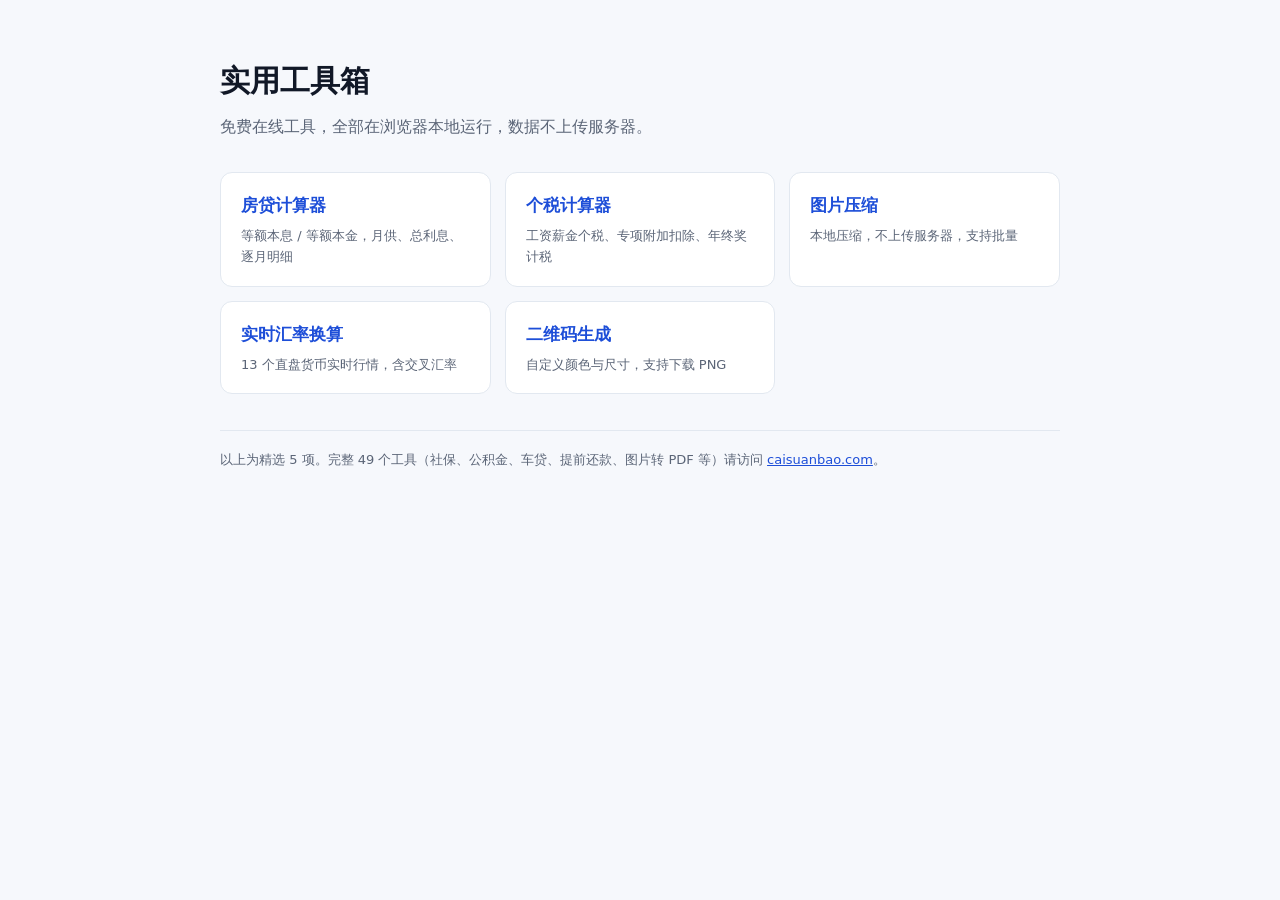
<file: index.html>
<!DOCTYPE html>
<html lang="zh-CN">
<head>
<meta charset="UTF-8">
<meta name="viewport" content="width=device-width,initial-scale=1">
<title>实用工具箱 · 房贷 / 个税 / 图片压缩 / 汇率 / 二维码</title>
<meta name="description" content="免费在线实用工具：房贷计算器、个税计算器、图片压缩、实时汇率换算、二维码生成。全部在浏览器本地运行，不上传数据。">
<link rel="icon" type="image/svg+xml" href="favicon.svg">
<style>
:root{--bg:#f6f8fc;--fg:#111827;--muted:#5b6577;--brand:#1d4ed8;--line:#e2e8f0}
*{box-sizing:border-box}
body{margin:0;font-family:system-ui,-apple-system,"Segoe UI","Microsoft YaHei",sans-serif;background:var(--bg);color:var(--fg);line-height:1.65}
.wrap{max-width:880px;margin:0 auto;padding:56px 20px 40px}
h1{font-size:30px;margin:0 0 8px}
.sub{color:var(--muted);margin:0 0 32px}
.grid{display:grid;grid-template-columns:repeat(auto-fill,minmax(250px,1fr));gap:14px}
.tool-card{display:block;background:#fff;border:1px solid var(--line);border-radius:12px;padding:18px 20px;text-decoration:none;color:inherit;transition:.15s}
.tool-card:hover{border-color:var(--brand);transform:translateY(-2px);box-shadow:0 8px 24px rgba(29,78,216,.12)}
.tool-card h2{font-size:17px;margin:0 0 6px;color:var(--brand)}
.tool-card p{margin:0;font-size:13px;color:var(--muted)}
footer{margin-top:36px;font-size:13px;color:var(--muted);border-top:1px solid var(--line);padding-top:18px}
footer a{color:var(--brand)}
</style>
</head>
<body>
<main class="wrap">
  <h1>实用工具箱</h1>
  <p class="sub">免费在线工具，全部在浏览器本地运行，数据不上传服务器。</p>
  <div class="grid">
      <a class="tool-card" href="tools/fangdai.html">
        <h2>房贷计算器</h2>
        <p>等额本息 / 等额本金，月供、总利息、逐月明细</p>
      </a>
      <a class="tool-card" href="tools/geshui.html">
        <h2>个税计算器</h2>
        <p>工资薪金个税、专项附加扣除、年终奖计税</p>
      </a>
      <a class="tool-card" href="tools/img-compress.html">
        <h2>图片压缩</h2>
        <p>本地压缩，不上传服务器，支持批量</p>
      </a>
      <a class="tool-card" href="tools/huilv.html">
        <h2>实时汇率换算</h2>
        <p>13 个直盘货币实时行情，含交叉汇率</p>
      </a>
      <a class="tool-card" href="tools/qr-generate.html">
        <h2>二维码生成</h2>
        <p>自定义颜色与尺寸，支持下载 PNG</p>
      </a>
  </div>
  <footer>
    以上为精选 5 项。完整 49 个工具（社保、公积金、车贷、提前还款、图片转 PDF 等）请访问
    <a href="https://caisuanbao.com/">caisuanbao.com</a>。
  </footer>
</main>
</body>
</html>
</file>
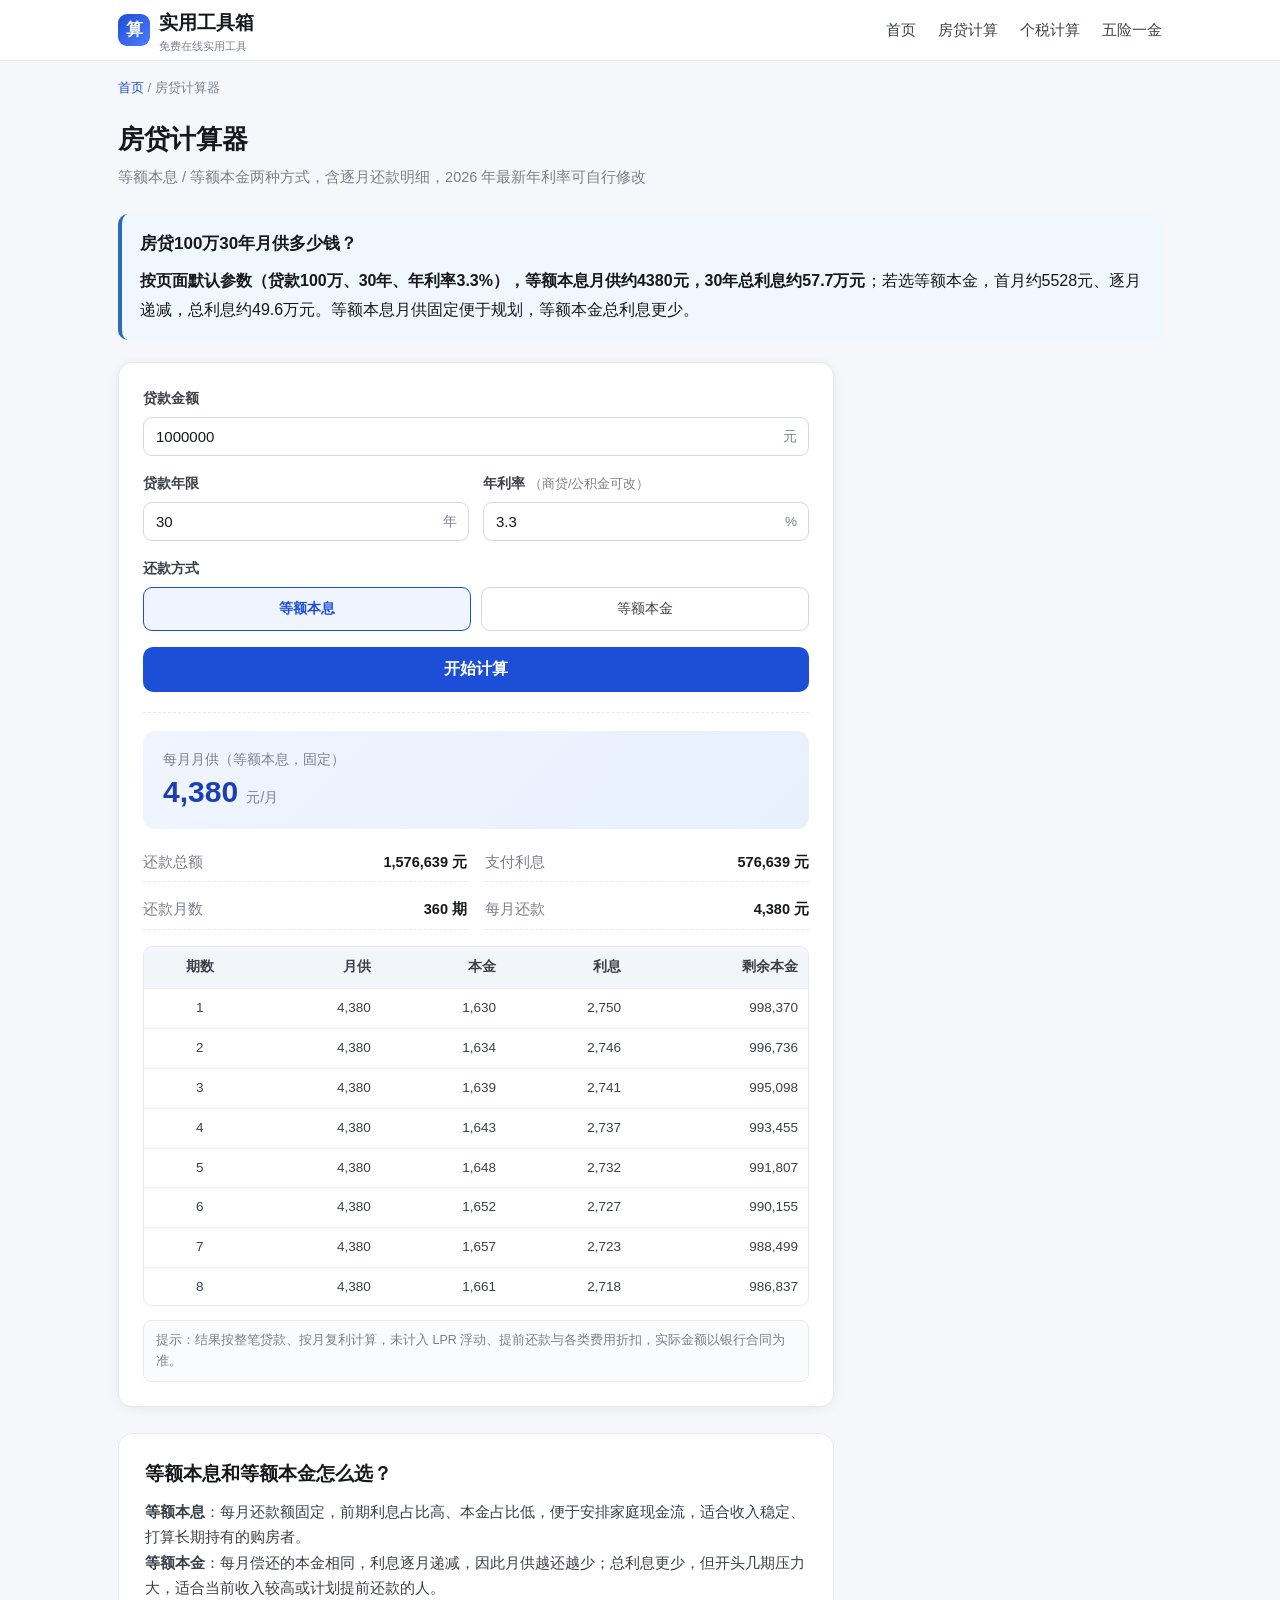
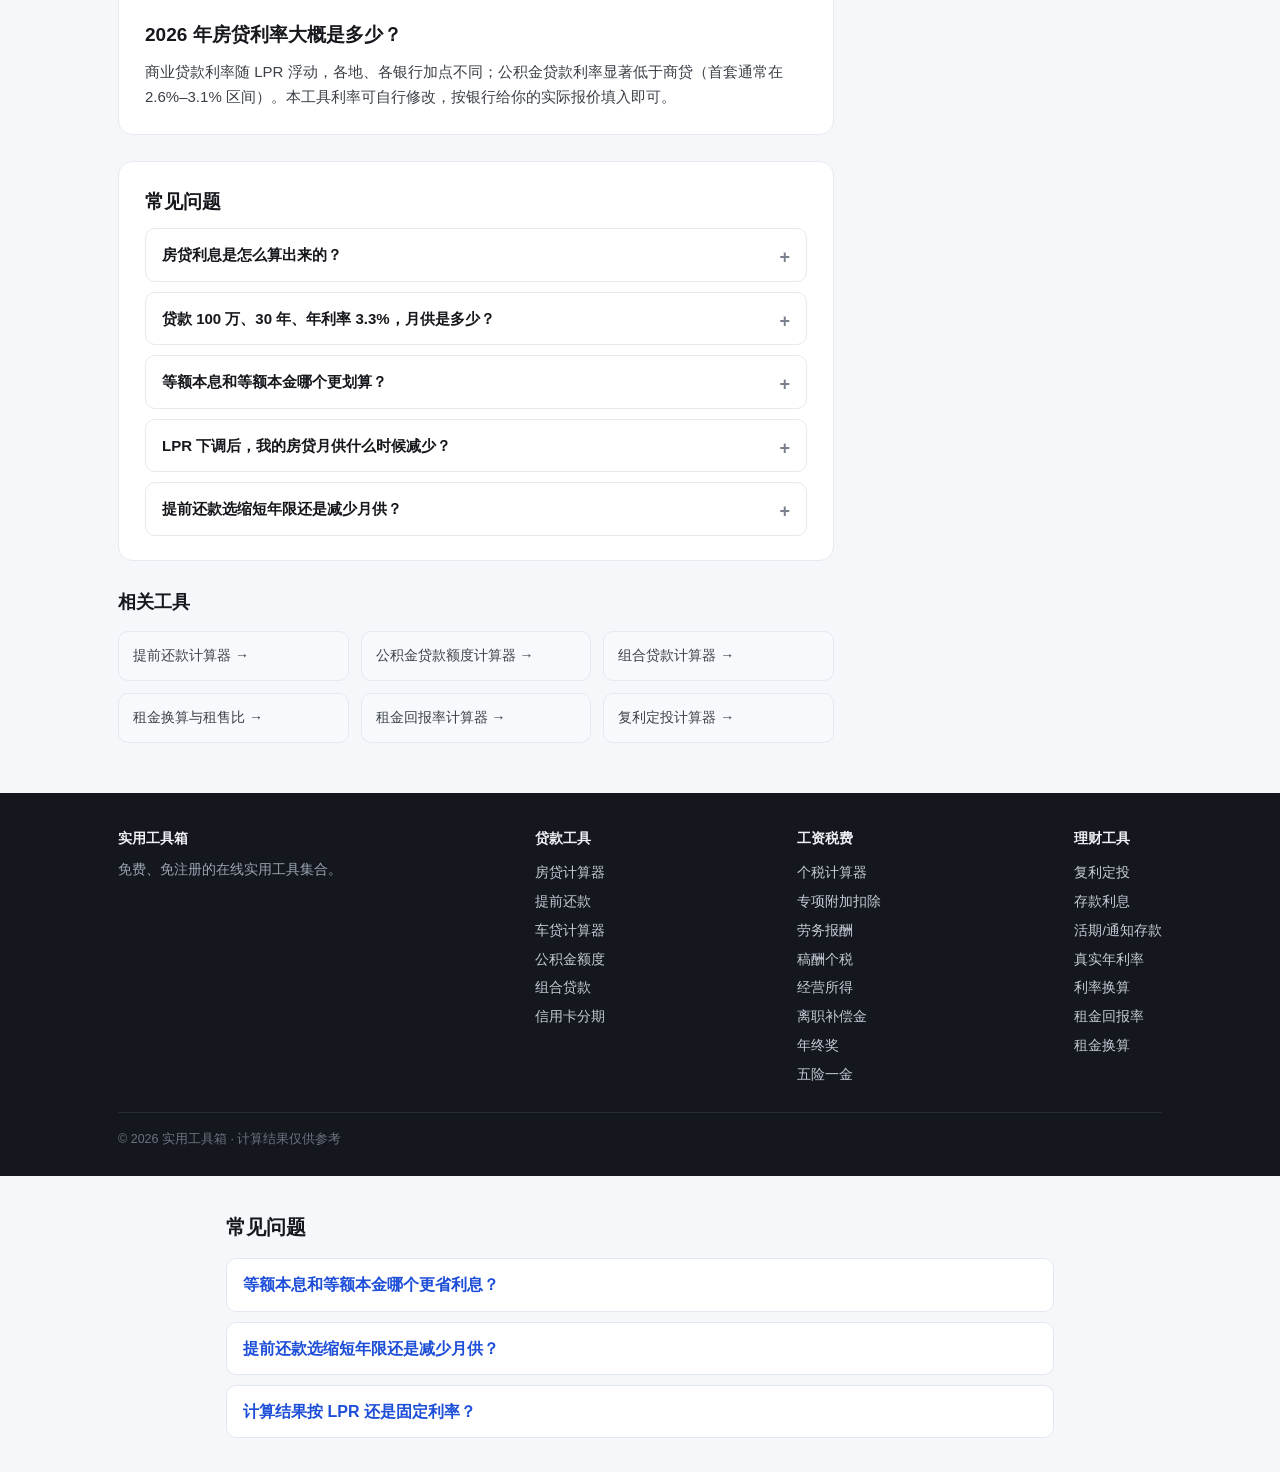
<file: tools/fangdai.html>
<!DOCTYPE html>
<html lang="zh-CN">
<head>
<meta charset="UTF-8">
<meta name="viewport" content="width=device-width,initial-scale=1">
<title>房贷计算器 2026｜等额本息/等额本金月供与利息明细 - 实用工具箱</title>
<meta name="description" content="免费在线房贷计算器，支持等额本息和等额本金两种还款方式，输入贷款金额、年限、年利率即可算出每月月供、总利息、还款总额，并附逐月还款明细表。">
<link rel="canonical" href="https://caisuanbao.com/tools/fangdai">
<link rel="stylesheet" href="../css/style.css">
  
<meta property="og:type" content="website">
<meta property="og:title" content="房贷计算器 2026｜等额本息/等额本金月供与利息明细 - 实用工具箱">
<meta property="og:description" content="免费在线房贷计算器，支持等额本息和等额本金两种还款方式，输入贷款金额、年限、年利率即可算出每月月供、总利息、还款总额，并附逐月还款明细表。">
<meta property="og:url" content="https://caisuanbao.com/tools/fangdai">
<meta property="og:image" content="https://caisuanbao.com/og-image.jpg">
<meta property="og:site_name" content="实用工具箱">
<meta property="og:locale" content="zh_CN">
<meta name="twitter:card" content="summary_large_image">
<meta name="twitter:title" content="房贷计算器 2026｜等额本息/等额本金月供与利息明细 - 实用工具箱">
<meta name="twitter:description" content="免费在线房贷计算器，支持等额本息和等额本金两种还款方式，输入贷款金额、年限、年利率即可算出每月月供、总利息、还款总额，并附逐月还款明细表。">
<meta name="twitter:image" content="https://caisuanbao.com/og-image.jpg">
<meta name="theme-color" content="#1d4ed8">
<link rel="icon" type="image/svg+xml" href="../favicon.svg">
</head>
<body>

<header class="site-header">
  <div class="container nav">
    <a class="logo" href="../index.html">
      <span class="logo-badge">算</span>
      <span>实用工具箱<small>免费在线实用工具</small></span>
    </a>
    <nav class="nav-links">
      <a href="../index.html">首页</a>
      <a href="fangdai">房贷计算</a>
      <a href="geshui">个税计算</a>
      <a href="https://caisuanbao.com/tools/shebao">五险一金</a>
    </nav>
  </div>
</header>

<main class="container">
  <div class="crumb"><a href="../index.html">首页</a> / 房贷计算器</div>
  <div class="tool-head">
    <h1>房贷计算器</h1>
    <p>等额本息 / 等额本金两种方式，含逐月还款明细，2026 年最新年利率可自行修改</p>
  </div>

  <section class="ai-answer" style="margin:18px 0 22px;padding:16px 18px;border-radius:10px;background:#f0f7ff;border-left:4px solid #2b6cb8">
    <h2 style="margin:0 0 8px;font-size:17px">房贷100万30年月供多少钱？</h2>
    <p style="margin:0;line-height:1.8"><b>按页面默认参数（贷款100万、30年、年利率3.3%），等额本息月供约4380元，30年总利息约57.7万元</b>；若选等额本金，首月约5528元、逐月递减，总利息约49.6万元。等额本息月供固定便于规划，等额本金总利息更少。</p>
  </section>

  <div class="tool-layout">
    <div>
      <div class="panel">
        <div class="form-row">
          <label>贷款金额</label>
          <div class="input-suffix"><input type="number" id="amount" value="1000000" min="1" step="10000"><span class="unit">元</span></div>
        </div>
        <div class="two-col">
          <div class="form-row">
            <label>贷款年限</label>
            <div class="input-suffix"><input type="number" id="years" value="30" min="1" max="40" step="1"><span class="unit">年</span></div>
          </div>
          <div class="form-row">
            <label>年利率 <span class="hint">（商贷/公积金可改）</span></label>
            <div class="input-suffix"><input type="number" id="rate" value="3.3" min="0.1" max="15" step="0.01"><span class="unit">%</span></div>
          </div>
        </div>
        <div class="form-row">
          <label>还款方式</label>
          <div class="radio-row">
            <label><input type="radio" name="way" value="bx" checked><span>等额本息</span></label>
            <label><input type="radio" name="way" value="bj"><span>等额本金</span></label>
          </div>
        </div>
        <button class="btn" id="calcBtn">开始计算</button>

        <div class="result-box" id="result">
          <div class="result-main">
            <div class="k" id="mainKey">每月月供（等额本息）</div>
            <div class="v"><span id="monthly">0</span> <small>元/月</small></div>
          </div>
          <div class="kv-list">
            <div class="kv"><span class="k">还款总额</span><span class="v" id="totalPay">0 元</span></div>
            <div class="kv"><span class="k">支付利息</span><span class="v" id="totalInt">0 元</span></div>
            <div class="kv"><span class="k">还款月数</span><span class="v" id="months">0 期</span></div>
            <div class="kv"><span class="k" id="extraK">每月递减</span><span class="v" id="extra">—</span></div>
          </div>

          <div class="table-wrap">
            <table class="schedule" id="sched">
              <thead><tr><th>期数</th><th>月供</th><th>本金</th><th>利息</th><th>剩余本金</th></tr></thead>
              <tbody></tbody>
            </table>
          </div>
          <div class="note">提示：结果按整笔贷款、按月复利计算，未计入 LPR 浮动、提前还款与各类费用折扣，实际金额以银行合同为准。</div>
        </div>
      </div>

      <section class="richtext">
        <h2>等额本息和等额本金怎么选？</h2>
        <p><b>等额本息</b>：每月还款额固定，前期利息占比高、本金占比低，便于安排家庭现金流，适合收入稳定、打算长期持有的购房者。</p>
        <p><b>等额本金</b>：每月偿还的本金相同，利息逐月递减，因此月供越还越少；总利息更少，但开头几期压力大，适合当前收入较高或计划提前还款的人。</p>
        <h2>2026 年房贷利率大概是多少？</h2>
        <p>商业贷款利率随 LPR 浮动，各地、各银行加点不同；公积金贷款利率显著低于商贷（首套通常在 2.6%–3.1% 区间）。本工具利率可自行修改，按银行给你的实际报价填入即可。</p>
      </section>

      <section class="richtext faq">
        <h2>常见问题</h2>
        <details>
          <summary>房贷利息是怎么算出来的？</summary>
          <p>等额本息月供 = 贷款本金 × 月利率 × (1+月利率)^期数 ÷ ((1+月利率)^期数 − 1)；等额本金每月本金 = 本金 ÷ 期数，利息 = 剩余本金 × 月利率，月供逐月递减。本工具即按上述标准公式计算，并列出每一期的本金、利息与剩余本金。</p>
        </details>
        <details>
          <summary>贷款 100 万、30 年、年利率 3.3%，月供是多少？</summary>
          <p>按等额本息计算，月供约为 4380 元（精确 4379.55 元），30 年总利息约 57.7 万元；按等额本金计算，首月月供约 5528 元，之后每月递减约 7.64 元，总利息约 49.6 万元。把本工具默认数值改成你自己的金额、年限和利率即可得到精确结果。</p>
        </details>
        <details>
          <summary>等额本息和等额本金哪个更划算？</summary>
          <p>没有绝对答案：等额本金总利息更少，但前期月供高、压力大，适合当前收入较高或打算提前还款的人；等额本息每月还款额固定，便于安排家庭现金流，适合收入稳定、长期持有的人。两种方式的完整还款明细都可以在上方表格中逐月对比。</p>
        </details>
        <details>
          <summary>LPR 下调后，我的房贷月供什么时候减少？</summary>
          <p>不会立刻变。多数房贷合同约定每年在「重定价日」按最新 LPR 重新定价，重定价日通常是每年 1 月 1 日，或贷款发放日的对应日期，具体以你的贷款合同为准。重定价后次月起按新利率还款。</p>
        </details>
        <details>
          <summary>提前还款选缩短年限还是减少月供？</summary>
          <p>若你的投资理财收益率稳定高于贷款利率，提前还款不一定划算；决定提前还款时，「缩短年限」节省的利息通常明显多于「减少月供」，而「减少月供」能立刻减轻每月现金流压力。可以用我们的<a href="tiqian">提前还款计算器</a>对比两种方案省息多少。</p>
        </details>
      </section>

      <h2 style="margin:26px 0 4px;font-size:18px">相关工具</h2>
      <div class="related">
        <a href="tiqian">提前还款计算器 →</a>
        <a href="gongjijin">公积金贷款额度计算器 →</a>
        <a href="zuhedai">组合贷款计算器 →</a>
        <a href="zulin">租金换算与租售比 →</a>
        <a href="zujinhuibaolv">租金回报率计算器 →</a>
        <a href="fuli">复利定投计算器 →</a>
      </div>
    </div>

    <aside class="side">
      </aside>
  </div>

  </main>

<footer class="site-footer">
  <div class="container">
    <div class="footer-grid">
      <div class="fcol"><b>实用工具箱</b><span style="display:block;max-width:260px">免费、免注册的在线实用工具集合。</span></div>
      <div class="fcol"><b>贷款工具</b><a href="fangdai">房贷计算器</a><a href="tiqian">提前还款</a><a href="chedai">车贷计算器</a><a href="gongjijin">公积金额度</a><a href="zuhedai">组合贷款</a><a href="xinyongka">信用卡分期</a></div>
      <div class="fcol"><b>工资税费</b><a href="geshui">个税计算器</a><a href="zhuanxiang">专项附加扣除</a><a href="laowu">劳务报酬</a><a href="gaochou">稿酬个税</a><a href="jingying">经营所得</a><a href="lizhi">离职补偿金</a><a href="jiangjin">年终奖</a><a href="https://caisuanbao.com/tools/shebao">五险一金</a></div>
      <div class="fcol"><b>理财工具</b><a href="fuli">复利定投</a><a href="cunkuan">存款利息</a><a href="huoqi">活期/通知存款</a><a href="zhenshililv">真实年利率</a><a href="lilvhuansuan">利率换算</a><a href="zujinhuibaolv">租金回报率</a><a href="zulin">租金换算</a></div>
    </div>
    <div class="copy">© 2026 实用工具箱 · 计算结果仅供参考</div>
  </div>
</footer>

<script type="application/ld+json">
{
  "@context": "https://schema.org",
  "@type": "FAQPage",
  "mainEntity": [
    {
      "@type": "Question",
      "name": "房贷利息是怎么算出来的？",
      "acceptedAnswer": {"@type": "Answer", "text": "等额本息月供 = 贷款本金 × 月利率 × (1+月利率)^期数 ÷ ((1+月利率)^期数 − 1)；等额本金每月本金 = 本金 ÷ 期数，利息 = 剩余本金 × 月利率，月供逐月递减。本工具即按上述标准公式计算，并列出每一期的本金、利息与剩余本金。"}
    },
    {
      "@type": "Question",
      "name": "贷款100万、30年、年利率3.3%，月供是多少？",
      "acceptedAnswer": {"@type": "Answer", "text": "按等额本息计算，月供约为4380元（精确4379.55元），30年总利息约57.7万元；按等额本金计算，首月月供约5528元，之后每月递减约7.64元，总利息约49.6万元。把本工具默认数值改成你自己的金额、年限和利率即可得到精确结果。"}
    },
    {
      "@type": "Question",
      "name": "等额本息和等额本金哪个更划算？",
      "acceptedAnswer": {"@type": "Answer", "text": "没有绝对答案：等额本金总利息更少，但前期月供高、压力大，适合当前收入较高或打算提前还款的人；等额本息每月还款额固定，便于安排家庭现金流，适合收入稳定、长期持有的人。两种方式的完整还款明细都可以在上方表格中逐月对比。"}
    },
    {
      "@type": "Question",
      "name": "LPR下调后，我的房贷月供什么时候减少？",
      "acceptedAnswer": {"@type": "Answer", "text": "不会立刻变。多数房贷合同约定每年在重定价日按最新LPR重新定价，重定价日通常是每年1月1日，或贷款发放日的对应日期，具体以你的贷款合同为准。重定价后次月起按新利率还款。"}
    },
    {
      "@type": "Question",
      "name": "提前还款选缩短年限还是减少月供？",
      "acceptedAnswer": {"@type": "Answer", "text": "若你的投资理财收益率稳定高于贷款利率，提前还款不一定划算；决定提前还款时，缩短年限节省的利息通常明显多于减少月供，而减少月供能立刻减轻每月现金流压力。可以用提前还款计算器对比两种方案省息多少。"}
    }
  ]
}
</script>
<script>
function fmt(n){return Math.round(n).toLocaleString('zh-CN');}
function calc(){
  var P=parseFloat(document.getElementById('amount').value);
  var y=parseInt(document.getElementById('years').value,10);
  var ar=parseFloat(document.getElementById('rate').value);
  var way=document.querySelector('input[name=way]:checked').value;
  if(!(P>0)||!(y>0)||!(ar>0)){alert('请填写正确的贷款金额、年限和利率');return;}
  var n=y*12, r=ar/100/12, rows=[], totalPay=0, totalInt=0, monthly;
  var tbody=document.querySelector('#sched tbody'); tbody.innerHTML='';
  if(way==='bx'){
    monthly=P*r*Math.pow(1+r,n)/(Math.pow(1+r,n)-1);
    var rem=P;
    for(var i=1;i<=n;i++){
      var interest=rem*r, principal=monthly-interest;
      if(i===n){principal=rem; var pay=principal+interest;} else {var pay=monthly;}
      rem=Math.max(0,rem-principal);
      totalPay+=pay; totalInt+=interest;
      rows.push([i,pay,principal,interest,rem]);
    }
    document.getElementById('mainKey').textContent='每月月供（等额本息，固定）';
    document.getElementById('extraK').textContent='每月还款';
    document.getElementById('extra').textContent=fmt(monthly)+' 元';
  }else{
    var baseP=P/n, rem=P, firstPay=0, lastPay=0, decr=0;
    for(var i=1;i<=n;i++){
      var interest=rem*r, principal=baseP;
      if(i===n) principal=rem;
      var pay=principal+interest; rem=Math.max(0,rem-principal);
      if(i===1){firstPay=pay;decr=baseP*r;}
      if(i===n)lastPay=pay;
      totalPay+=pay; totalInt+=interest;
      rows.push([i,pay,principal,interest,rem]);
    }
    monthly=firstPay;
    document.getElementById('mainKey').textContent='首月月供（等额本金，逐月递减）';
    document.getElementById('extraK').textContent='末月月供';
    document.getElementById('extra').textContent=fmt(lastPay)+' 元';
  }
  document.getElementById('monthly').textContent=fmt(monthly);
  document.getElementById('totalPay').textContent=fmt(totalPay)+' 元';
  document.getElementById('totalInt').textContent=fmt(totalInt)+' 元';
  document.getElementById('months').textContent=n+' 期';
  var html='';
  for(var i=0;i<rows.length;i++){
    var d=rows[i];
    html+='<tr><td>'+d[0]+'</td><td>'+fmt(d[1])+'</td><td>'+fmt(d[2])+'</td><td>'+fmt(d[3])+'</td><td>'+fmt(d[4])+'</td></tr>';
  }
  tbody.innerHTML=html;
  document.getElementById('result').classList.add('show');
}
document.getElementById('calcBtn').addEventListener('click',calc);
document.getElementById('amount').addEventListener('keydown',function(e){if(e.key==='Enter')calc();});
calc();
</script>
<script type="application/ld+json">
{
  "@context": "https://schema.org",
  "@type": "BreadcrumbList",
  "itemListElement": [
    {"@type": "ListItem", "position": 1, "name": "首页", "item": "https://caisuanbao.com/"},
    {"@type": "ListItem", "position": 2, "name": "房贷计算器", "item": "https://caisuanbao.com/tools/fangdai"}
  ]
}
</script>
<script type="application/ld+json">
{
  "@context": "https://schema.org",
  "@type": "SoftwareApplication",
  "name": "房贷计算器",
  "description": "免费在线房贷计算器，支持等额本息和等额本金两种还款方式，输入贷款金额、年限、年利率即可算出每月月供、总利息、还款总额，并附逐月还款明细表。",
  "url": "https://caisuanbao.com/tools/fangdai",
  "applicationCategory": "FinanceApplication",
  "operatingSystem": "Web",
  "offers": {"@type": "Offer", "price": "0", "priceCurrency": "CNY"},
  "publisher": {"@type": "Organization", "name": "实用工具箱"}
}
</script>

<section id="faq" style="max-width:860px;margin:34px auto;padding:0 16px;font-family:inherit">
  <h2 style="font-size:20px;margin:0 0 14px">常见问题</h2>
  <style>
    .faq-item{border:1px solid #e2e8f0;border-radius:10px;padding:12px 16px;margin-bottom:10px;background:#fff}
    .faq-item summary{cursor:pointer;font-weight:600;color:#1d4ed8;list-style:none}
    .faq-item p{margin:10px 0 2px;color:#374151;line-height:1.7}
  </style>
    <details class="faq-item"><summary>等额本息和等额本金哪个更省利息？</summary><p>等额本金的总利息更少，因为它前期归还的本金多、计息本金下降更快；代价是前期月供更高。等额本息每月还款额固定，方便做长期预算。以默认 100 万元、30 年、年利率 3.3% 为例，等额本息的月供约 4380 元。</p></details>
    <details class="faq-item"><summary>提前还款选缩短年限还是减少月供？</summary><p>想少付利息更多，选缩短年限（计息时间变短）；想降低每月压力，选减少月供。多数房贷合同对提前还款的次数、最低金额和违约金有约定，办理前先确认合同条款。</p></details>
    <details class="faq-item"><summary>计算结果按 LPR 还是固定利率？</summary><p>按你填写的年利率静态计算，不预测后续 LPR 调整。若利率会随 LPR 浮动，可以用调整后的利率再算一次，对比两种情况的总利息差额。</p></details>
</section>
<script type="application/ld+json">
{
  "@context": "https://schema.org",
  "@type": "FAQPage",
  "mainEntity": [
    {
      "@type": "Question",
      "name": "等额本息和等额本金哪个更省利息？",
      "acceptedAnswer": {
        "@type": "Answer",
        "text": "等额本金的总利息更少，因为它前期归还的本金多、计息本金下降更快；代价是前期月供更高。等额本息每月还款额固定，方便做长期预算。以默认 100 万元、30 年、年利率 3.3% 为例，等额本息的月供约 4380 元。"
      }
    },
    {
      "@type": "Question",
      "name": "提前还款选缩短年限还是减少月供？",
      "acceptedAnswer": {
        "@type": "Answer",
        "text": "想少付利息更多，选缩短年限（计息时间变短）；想降低每月压力，选减少月供。多数房贷合同对提前还款的次数、最低金额和违约金有约定，办理前先确认合同条款。"
      }
    },
    {
      "@type": "Question",
      "name": "计算结果按 LPR 还是固定利率？",
      "acceptedAnswer": {
        "@type": "Answer",
        "text": "按你填写的年利率静态计算，不预测后续 LPR 调整。若利率会随 LPR 浮动，可以用调整后的利率再算一次，对比两种情况的总利息差额。"
      }
    }
  ]
}
</script>
</body>
</html>
</file>
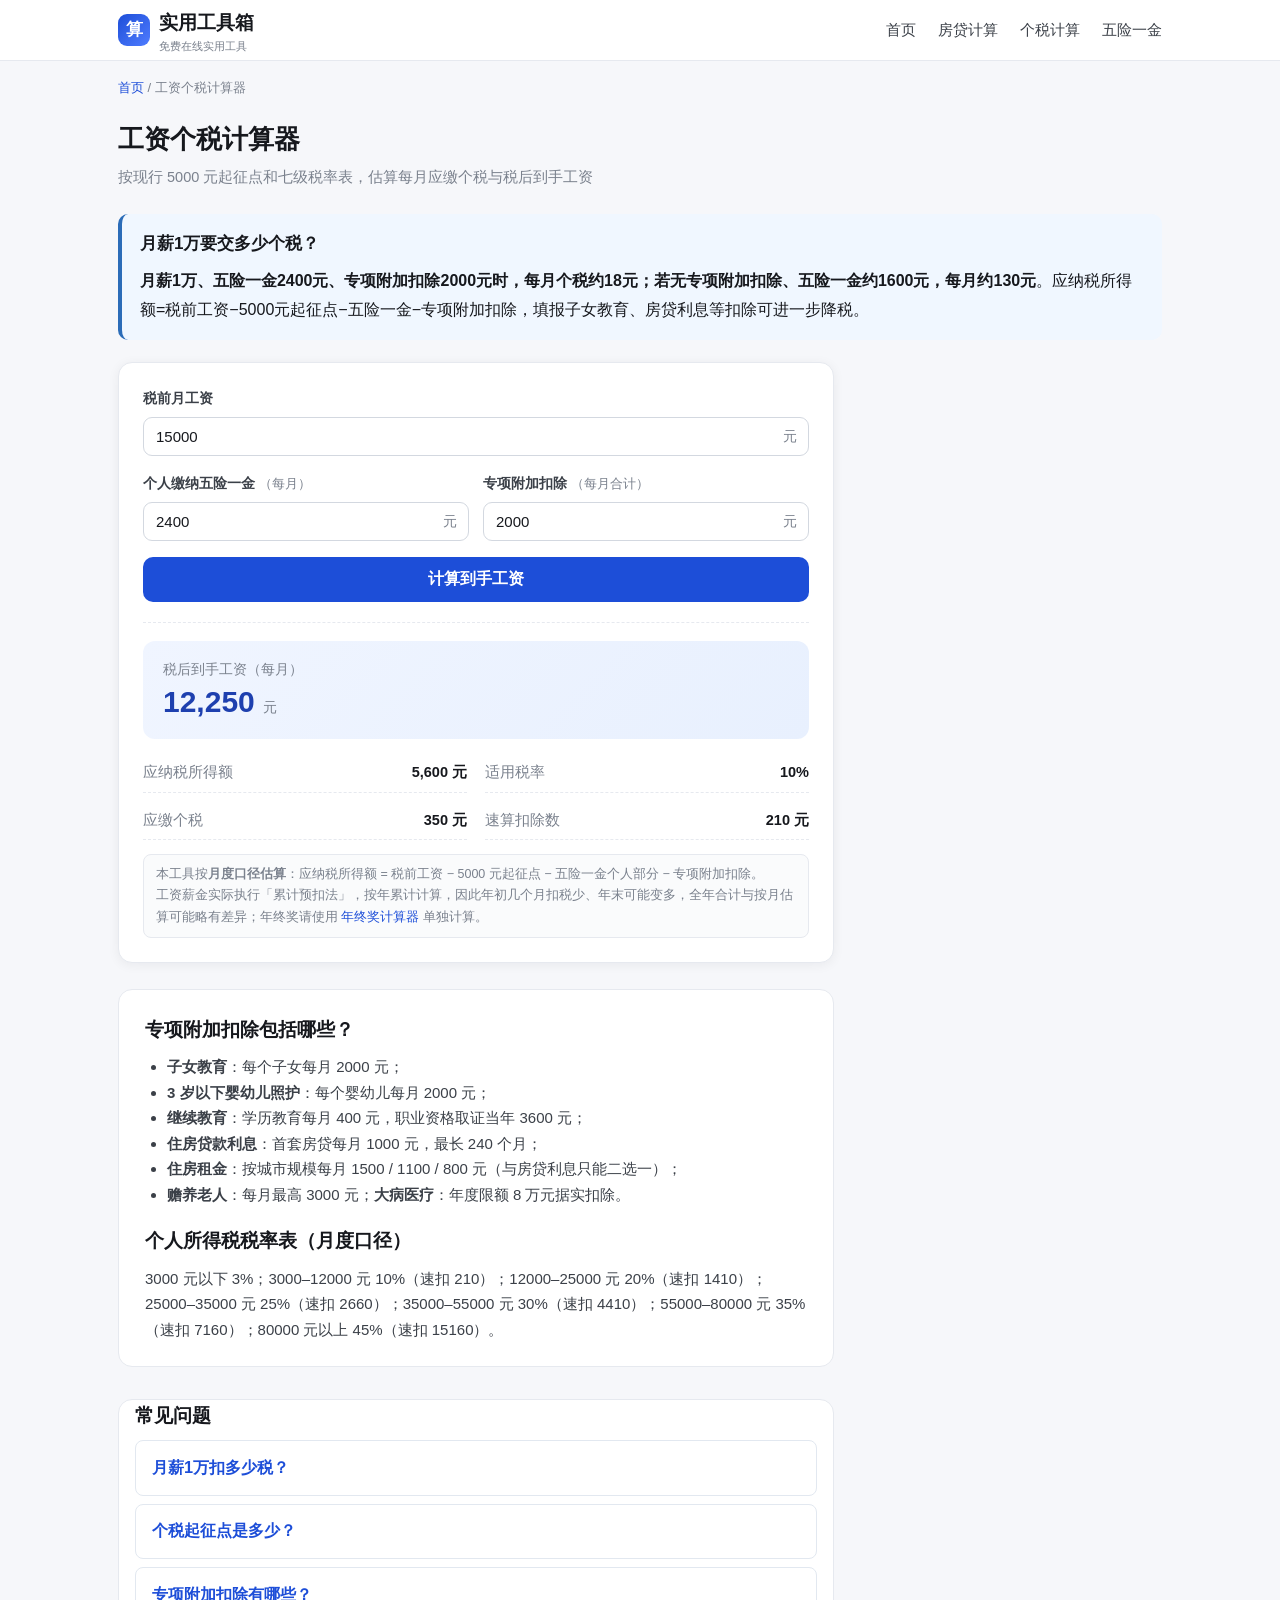
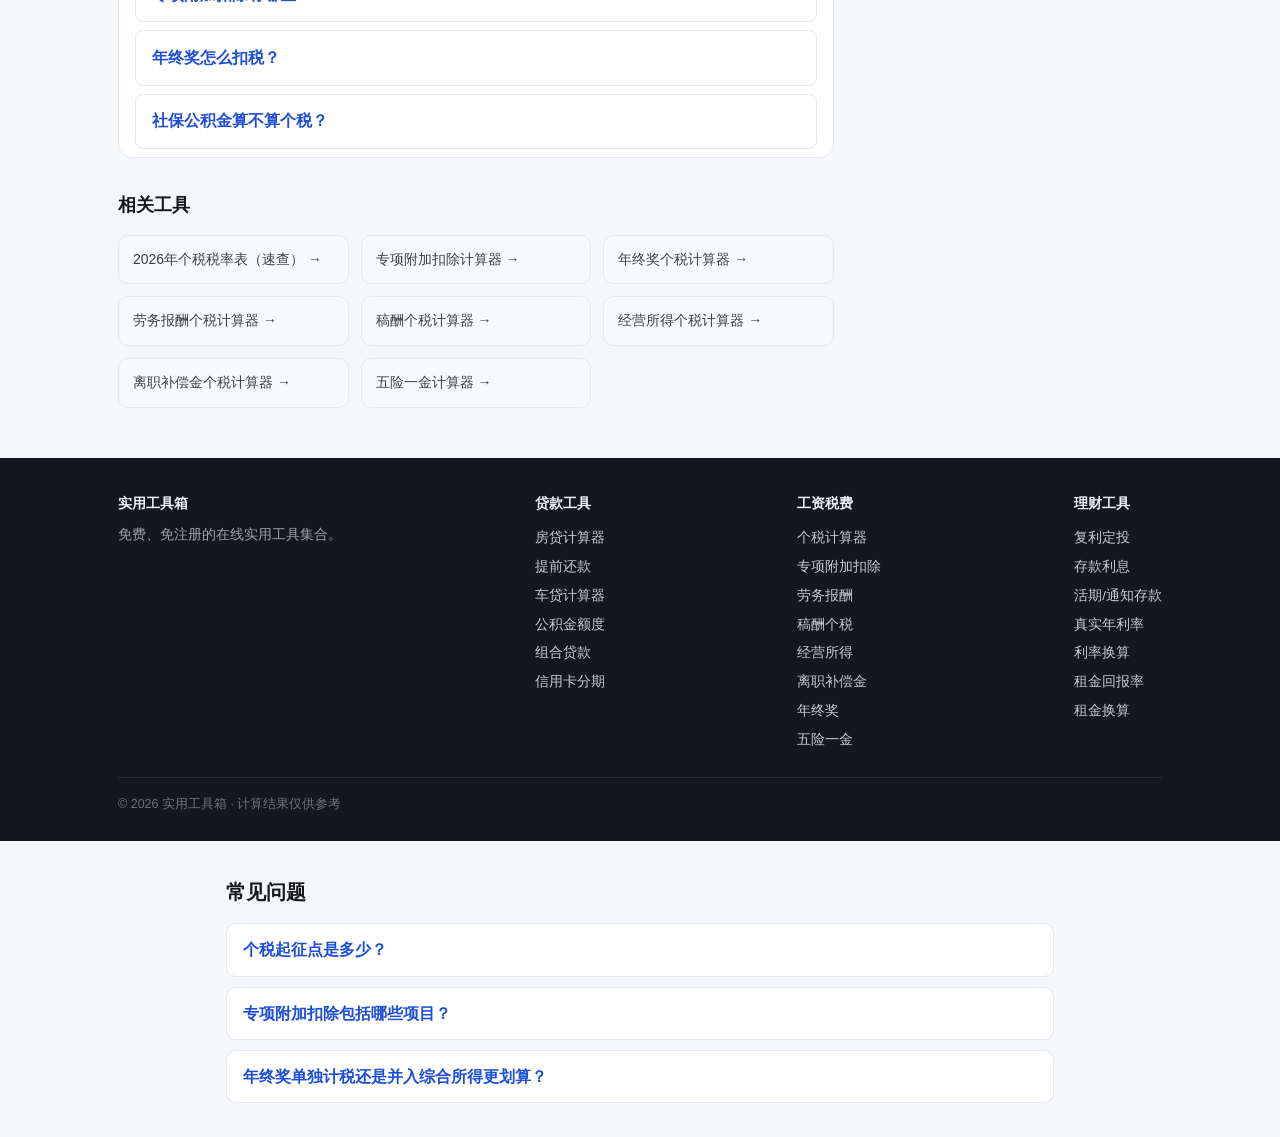
<file: tools/geshui.html>
<!DOCTYPE html>
<html lang="zh-CN">
<head>
<meta charset="UTF-8">
<meta name="viewport" content="width=device-width,initial-scale=1">
<title>工资个税计算器 2026｜税后到手工资、专项附加扣除 - 实用工具箱</title>
<meta name="description" content="2026 年工资个人所得税计算器：输入税前工资、五险一金和专项附加扣除，按现行税率表和速算扣除数计算每月应缴个税与到手工资，免费在线使用。">
<link rel="canonical" href="https://caisuanbao.com/tools/geshui">
<link rel="stylesheet" href="../css/style.css">
  
<meta property="og:type" content="website">
<meta property="og:title" content="工资个税计算器 2026｜税后到手工资、专项附加扣除 - 实用工具箱">
<meta property="og:description" content="2026 年工资个人所得税计算器：输入税前工资、五险一金和专项附加扣除，按现行税率表和速算扣除数计算每月应缴个税与到手工资，免费在线使用。">
<meta property="og:url" content="https://caisuanbao.com/tools/geshui">
<meta property="og:image" content="https://caisuanbao.com/og-image.jpg">
<meta property="og:site_name" content="实用工具箱">
<meta property="og:locale" content="zh_CN">
<meta name="twitter:card" content="summary_large_image">
<meta name="twitter:title" content="工资个税计算器 2026｜税后到手工资、专项附加扣除 - 实用工具箱">
<meta name="twitter:description" content="2026 年工资个人所得税计算器：输入税前工资、五险一金和专项附加扣除，按现行税率表和速算扣除数计算每月应缴个税与到手工资，免费在线使用。">
<meta name="twitter:image" content="https://caisuanbao.com/og-image.jpg">
<meta name="theme-color" content="#1d4ed8">
<link rel="icon" type="image/svg+xml" href="../favicon.svg">
</head>
<body>

<header class="site-header">
  <div class="container nav">
    <a class="logo" href="../index.html">
      <span class="logo-badge">算</span>
      <span>实用工具箱<small>免费在线实用工具</small></span>
    </a>
    <nav class="nav-links">
      <a href="../index.html">首页</a>
      <a href="fangdai">房贷计算</a>
      <a href="geshui">个税计算</a>
      <a href="https://caisuanbao.com/tools/shebao">五险一金</a>
    </nav>
  </div>
</header>

<main class="container">
  <div class="crumb"><a href="../index.html">首页</a> / 工资个税计算器</div>
  <div class="tool-head">
    <h1>工资个税计算器</h1>
    <p>按现行 5000 元起征点和七级税率表，估算每月应缴个税与税后到手工资</p>
  </div>

  <section class="ai-answer" style="margin:18px 0 22px;padding:16px 18px;border-radius:10px;background:#f0f7ff;border-left:4px solid #2b6cb8">
    <h2 style="margin:0 0 8px;font-size:17px">月薪1万要交多少个税？</h2>
    <p style="margin:0;line-height:1.8"><b>月薪1万、五险一金2400元、专项附加扣除2000元时，每月个税约18元；若无专项附加扣除、五险一金约1600元，每月约130元</b>。应纳税所得额=税前工资−5000元起征点−五险一金−专项附加扣除，填报子女教育、房贷利息等扣除可进一步降税。</p>
  </section>

  <div class="tool-layout">
    <div>
      <div class="panel">
        <div class="form-row">
          <label>税前月工资</label>
          <div class="input-suffix"><input type="number" id="salary" value="15000" min="0" step="100"><span class="unit">元</span></div>
        </div>
        <div class="two-col">
          <div class="form-row">
            <label>个人缴纳五险一金 <span class="hint">（每月）</span></label>
            <div class="input-suffix"><input type="number" id="insurance" value="2400" min="0" step="10"><span class="unit">元</span></div>
          </div>
          <div class="form-row">
            <label>专项附加扣除 <span class="hint">（每月合计）</span></label>
            <div class="input-suffix"><input type="number" id="special" value="2000" min="0" step="100"><span class="unit">元</span></div>
          </div>
        </div>
        <button class="btn" id="calcBtn">计算到手工资</button>

        <div class="result-box" id="result">
          <div class="result-main">
            <div class="k">税后到手工资（每月）</div>
            <div class="v"><span id="takeHome">0</span> <small>元</small></div>
          </div>
          <div class="kv-list">
            <div class="kv"><span class="k">应纳税所得额</span><span class="v" id="taxable">0 元</span></div>
            <div class="kv"><span class="k">适用税率</span><span class="v" id="rate">—</span></div>
            <div class="kv"><span class="k">应缴个税</span><span class="v" id="tax">0 元</span></div>
            <div class="kv"><span class="k">速算扣除数</span><span class="v" id="quick">0 元</span></div>
          </div>
          <div class="note">
            本工具按<b>月度口径估算</b>：应纳税所得额 = 税前工资 − 5000 元起征点 − 五险一金个人部分 − 专项附加扣除。<br>
            工资薪金实际执行「累计预扣法」，按年累计计算，因此年初几个月扣税少、年末可能变多，全年合计与按月估算可能略有差异；年终奖请使用 <a href="jiangjin">年终奖计算器</a> 单独计算。
          </div>
        </div>
      </div>

      <section class="richtext">
        <h2>专项附加扣除包括哪些？</h2>
        <ul>
          <li><b>子女教育</b>：每个子女每月 2000 元；</li>
          <li><b>3 岁以下婴幼儿照护</b>：每个婴幼儿每月 2000 元；</li>
          <li><b>继续教育</b>：学历教育每月 400 元，职业资格取证当年 3600 元；</li>
          <li><b>住房贷款利息</b>：首套房贷每月 1000 元，最长 240 个月；</li>
          <li><b>住房租金</b>：按城市规模每月 1500 / 1100 / 800 元（与房贷利息只能二选一）；</li>
          <li><b>赡养老人</b>：每月最高 3000 元；<b>大病医疗</b>：年度限额 8 万元据实扣除。</li>
        </ul>
        <h2>个人所得税税率表（月度口径）</h2>
        <p>3000 元以下 3%；3000–12000 元 10%（速扣 210）；12000–25000 元 20%（速扣 1410）；25000–35000 元 25%（速扣 2660）；35000–55000 元 30%（速扣 4410）；55000–80000 元 35%（速扣 7160）；80000 元以上 45%（速扣 15160）。</p>
      </section>

      <section class="richtext" style="max-width:760px;margin:2rem auto;padding:0 1rem">
        <h2 class="section-title">常见问题</h2>
        <div class="faq-list">
          <details class="faq-item" style="border:1px solid #e2e8f0;border-radius:8px;margin:.5rem 0;padding:.8rem 1rem;background:#fff">
            <summary style="cursor:pointer;font-weight:600;font-size:1.02rem">月薪1万扣多少税？</summary>
            <p style="margin-top:.6rem;color:#475569;line-height:1.7">按税前1万、五险一金约1600元、无专项附加扣除测算：应纳税所得额=10000−5000−1600=3400元，适用10%税率、速扣210元，每月应缴个税=3400×10%−210=130元，税后到手约8270元。若有2000元专项附加扣除（如房租、子女教育），应纳税所得额降至1400元、税率降为3%，个税仅约42元、到手约8358元。可在上方计算器填入实际数字测算。</p>
          </details>
          <details class="faq-item" style="border:1px solid #e2e8f0;border-radius:8px;margin:.5rem 0;padding:.8rem 1rem;background:#fff">
            <summary style="cursor:pointer;font-weight:600;font-size:1.02rem">个税起征点是多少？</summary>
            <p style="margin-top:.6rem;color:#475569;line-height:1.7">目前工资薪金个人所得税起征点（基本减除费用）为每月5000元，即每年6万元。应纳税所得额=税前工资−5000−五险一金个人部分−专项附加扣除。按本工具默认参数（月薪1.5万、五险一金2400、专项附加2000）：应纳税所得额=15000−5000−2400−2000=5600元，适用10%税率，每月应缴个税约350元、到手约12250元。</p>
          </details>
          <details class="faq-item" style="border:1px solid #e2e8f0;border-radius:8px;margin:.5rem 0;padding:.8rem 1rem;background:#fff">
            <summary style="cursor:pointer;font-weight:600;font-size:1.02rem">专项附加扣除有哪些？</summary>
            <p style="margin-top:.6rem;color:#475569;line-height:1.7">共7项：子女教育（每个子女每月2000元）、3岁以下婴幼儿照护（每个每月2000元）、继续教育（学历每月400元、职业资格取证当年3600元）、住房贷款利息（首套房贷每月1000元、最长240个月）、住房租金（每月1500/1100/800元，与房贷利息二选一）、赡养老人（每月最高3000元）、大病医疗（年度限额8万元据实扣除）。在「个人所得税」App填报后单位发工资时自动扣除。</p>
          </details>
          <details class="faq-item" style="border:1px solid #e2e8f0;border-radius:8px;margin:.5rem 0;padding:.8rem 1rem;background:#fff">
            <summary style="cursor:pointer;font-weight:600;font-size:1.02rem">年终奖怎么扣税？</summary>
            <p style="margin-top:.6rem;color:#475569;line-height:1.7">年终奖可在2027年底前选择单独计税或并入综合所得。单独计税时，年终奖÷12找适用税率，再按奖金总额×税率−速扣数计算。如年终奖3万元：30000÷12=2500元，适用3%税率、速扣0，应缴税=30000×3%=900元。10万元年终奖：100000÷12=8333元，适用10%税率、速扣210，应缴税=100000×10%−210=9790元。可用<a href="jiangjin">年终奖计算器</a>精确测算。</p>
          </details>
          <details class="faq-item" style="border:1px solid #e2e8f0;border-radius:8px;margin:.5rem 0;padding:.8rem 1rem;background:#fff">
            <summary style="cursor:pointer;font-weight:600;font-size:1.02rem">社保公积金算不算个税？</summary>
            <p style="margin-top:.6rem;color:#475569;line-height:1.7">五险一金个人缴纳部分在计算个税时可以扣除，不计入应纳税所得额。即应纳税所得额=税前工资−5000−五险一金个人部分−专项附加扣除。例如月薪1.5万、五险一金2400元：不计社保时应纳税所得额=10000元、个税约790元；扣除社保后应纳税所得额=7600元、个税约550元，每月少交约240元。单位缴纳部分不在扣除范围。</p>
          </details>
        </div>
      </section>

      <h2 style="margin:26px 0 4px;font-size:18px">相关工具</h2>
      <div class="related">
        <a href="geshui-shuilv">2026年个税税率表（速查） →</a>
        <a href="zhuanxiang">专项附加扣除计算器 →</a>
        <a href="jiangjin">年终奖个税计算器 →</a>
        <a href="laowu">劳务报酬个税计算器 →</a>
        <a href="gaochou">稿酬个税计算器 →</a>
        <a href="jingying">经营所得个税计算器 →</a>
        <a href="lizhi">离职补偿金个税计算器 →</a>
        <a href="https://caisuanbao.com/tools/shebao">五险一金计算器 →</a>
      </div>
    </div>

    <aside class="side">
      </aside>
  </div>

  </main>

<footer class="site-footer">
  <div class="container">
    <div class="footer-grid">
      <div class="fcol"><b>实用工具箱</b><span style="display:block;max-width:260px">免费、免注册的在线实用工具集合。</span></div>
      <div class="fcol"><b>贷款工具</b><a href="fangdai">房贷计算器</a><a href="tiqian">提前还款</a><a href="chedai">车贷计算器</a><a href="gongjijin">公积金额度</a><a href="zuhedai">组合贷款</a><a href="xinyongka">信用卡分期</a></div>
      <div class="fcol"><b>工资税费</b><a href="geshui">个税计算器</a><a href="zhuanxiang">专项附加扣除</a><a href="laowu">劳务报酬</a><a href="gaochou">稿酬个税</a><a href="jingying">经营所得</a><a href="lizhi">离职补偿金</a><a href="jiangjin">年终奖</a><a href="https://caisuanbao.com/tools/shebao">五险一金</a></div>
      <div class="fcol"><b>理财工具</b><a href="fuli">复利定投</a><a href="cunkuan">存款利息</a><a href="huoqi">活期/通知存款</a><a href="zhenshililv">真实年利率</a><a href="lilvhuansuan">利率换算</a><a href="zujinhuibaolv">租金回报率</a><a href="zulin">租金换算</a></div>
    </div>
    <div class="copy">© 2026 实用工具箱 · 计算结果仅供参考</div>
  </div>
</footer>

<script type="application/ld+json">
{
  "@context": "https://schema.org",
  "@type": "FAQPage",
  "mainEntity": [
    {
      "@type": "Question",
      "name": "月薪1万扣多少税？",
      "acceptedAnswer": {"@type": "Answer", "text": "按税前1万、五险一金约1600元、无专项附加扣除测算：应纳税所得额=10000−5000−1600=3400元，适用10%税率、速扣210元，每月应缴个税=3400×10%−210=130元，税后到手约8270元。若有2000元专项附加扣除，应纳税所得额降至1400元、税率降为3%，个税仅约42元、到手约8358元。"}
    },
    {
      "@type": "Question",
      "name": "个税起征点是多少？",
      "acceptedAnswer": {"@type": "Answer", "text": "目前工资薪金个人所得税起征点（基本减除费用）为每月5000元，即每年6万元。应纳税所得额=税前工资−5000−五险一金个人部分−专项附加扣除。按本工具默认参数（月薪1.5万、五险一金2400、专项附加2000）：应纳税所得额=5600元，适用10%税率，每月应缴个税约350元、到手约12250元。"}
    },
    {
      "@type": "Question",
      "name": "专项附加扣除有哪些？",
      "acceptedAnswer": {"@type": "Answer", "text": "共7项：子女教育（每个子女每月2000元）、3岁以下婴幼儿照护（每个每月2000元）、继续教育（学历每月400元、职业资格取证当年3600元）、住房贷款利息（首套房贷每月1000元、最长240个月）、住房租金（每月1500/1100/800元，与房贷利息二选一）、赡养老人（每月最高3000元）、大病医疗（年度限额8万元据实扣除）。"}
    },
    {
      "@type": "Question",
      "name": "年终奖怎么扣税？",
      "acceptedAnswer": {"@type": "Answer", "text": "年终奖可在2027年底前选择单独计税或并入综合所得。单独计税时，年终奖除以12找适用税率，再按奖金总额乘税率减速扣数计算。如年终奖3万元：30000÷12=2500元，适用3%税率，应缴税=30000×3%=900元。10万元年终奖：适用10%税率、速扣210，应缴税=100000×10%−210=9790元。"}
    },
    {
      "@type": "Question",
      "name": "社保公积金算不算个税？",
      "acceptedAnswer": {"@type": "Answer", "text": "五险一金个人缴纳部分在计算个税时可以扣除，不计入应纳税所得额。例如月薪1.5万、五险一金2400元：不计社保时应纳税所得额=10000元、个税约790元；扣除社保后应纳税所得额=7600元、个税约550元，每月少交约240元。单位缴纳部分不在扣除范围。"}
    }
  ]
}
</script>
<script>
var BRACKETS=[
  [3000,.03,0],[12000,.10,210],[25000,.20,1410],[35000,.25,2660],
  [55000,.30,4410],[80000,.35,7160],[Infinity,.45,15160]
];
function fmt(n){return Math.round(n).toLocaleString('zh-CN');}
function calc(){
  var sal=parseFloat(document.getElementById('salary').value)||0;
  var ins=parseFloat(document.getElementById('insurance').value)||0;
  var sp=parseFloat(document.getElementById('special').value)||0;
  var taxable=Math.max(0,sal-5000-ins-sp), tax=0, rate=0, quick=0;
  for(var i=0;i<BRACKETS.length;i++){
    if(taxable<=BRACKETS[i][0]){rate=BRACKETS[i][1];quick=BRACKETS[i][2];break;}
  }
  tax=Math.max(0,taxable*rate-quick);
  var take=sal-ins-tax;
  document.getElementById('takeHome').textContent=fmt(take);
  document.getElementById('taxable').textContent=fmt(taxable)+' 元';
  document.getElementById('rate').textContent=(rate*100)+'%';
  document.getElementById('tax').textContent=fmt(tax)+' 元';
  document.getElementById('quick').textContent=fmt(quick)+' 元';
  document.getElementById('result').classList.add('show');
}
document.getElementById('calcBtn').addEventListener('click',calc);
calc();
</script>
<script type="application/ld+json">
{
  "@context": "https://schema.org",
  "@type": "BreadcrumbList",
  "itemListElement": [
    {"@type": "ListItem", "position": 1, "name": "首页", "item": "https://caisuanbao.com/"},
    {"@type": "ListItem", "position": 2, "name": "工资个税计算器", "item": "https://caisuanbao.com/tools/geshui"}
  ]
}
</script>
<script type="application/ld+json">
{
  "@context": "https://schema.org",
  "@type": "SoftwareApplication",
  "name": "工资个税计算器",
  "description": "2026 年工资个人所得税计算器：输入税前工资、五险一金和专项附加扣除，按现行税率表和速算扣除数计算每月应缴个税与到手工资，免费在线使用。",
  "url": "https://caisuanbao.com/tools/geshui",
  "applicationCategory": "FinanceApplication",
  "operatingSystem": "Web",
  "offers": {"@type": "Offer", "price": "0", "priceCurrency": "CNY"},
  "publisher": {"@type": "Organization", "name": "实用工具箱"}
}
</script>

<section id="faq" style="max-width:860px;margin:34px auto;padding:0 16px;font-family:inherit">
  <h2 style="font-size:20px;margin:0 0 14px">常见问题</h2>
  <style>
    .faq-item{border:1px solid #e2e8f0;border-radius:10px;padding:12px 16px;margin-bottom:10px;background:#fff}
    .faq-item summary{cursor:pointer;font-weight:600;color:#1d4ed8;list-style:none}
    .faq-item p{margin:10px 0 2px;color:#374151;line-height:1.7}
  </style>
    <details class="faq-item"><summary>个税起征点是多少？</summary><p>综合所得的基本减除费用是每月 5000 元、全年 6 万元。在此基础上还可以扣除三险一金的个人缴纳部分，以及符合条件的专项附加扣除。</p></details>
    <details class="faq-item"><summary>专项附加扣除包括哪些项目？</summary><p>目前包括子女教育、继续教育、大病医疗、住房贷款利息、住房租金、赡养老人、3 岁以下婴幼儿照护共 7 项，各项有独立的扣除标准和条件。</p></details>
    <details class="faq-item"><summary>年终奖单独计税还是并入综合所得更划算？</summary><p>两种方式的结果可能差很多，取决于全年收入结构和奖金金额，需要分别试算后取税额较低的一种。年终奖单独计税时，按奖金除以 12 的商数确定适用税率档位。</p></details>
</section>
<script type="application/ld+json">
{
  "@context": "https://schema.org",
  "@type": "FAQPage",
  "mainEntity": [
    {
      "@type": "Question",
      "name": "个税起征点是多少？",
      "acceptedAnswer": {
        "@type": "Answer",
        "text": "综合所得的基本减除费用是每月 5000 元、全年 6 万元。在此基础上还可以扣除三险一金的个人缴纳部分，以及符合条件的专项附加扣除。"
      }
    },
    {
      "@type": "Question",
      "name": "专项附加扣除包括哪些项目？",
      "acceptedAnswer": {
        "@type": "Answer",
        "text": "目前包括子女教育、继续教育、大病医疗、住房贷款利息、住房租金、赡养老人、3 岁以下婴幼儿照护共 7 项，各项有独立的扣除标准和条件。"
      }
    },
    {
      "@type": "Question",
      "name": "年终奖单独计税还是并入综合所得更划算？",
      "acceptedAnswer": {
        "@type": "Answer",
        "text": "两种方式的结果可能差很多，取决于全年收入结构和奖金金额，需要分别试算后取税额较低的一种。年终奖单独计税时，按奖金除以 12 的商数确定适用税率档位。"
      }
    }
  ]
}
</script>
</body>
</html>
</file>
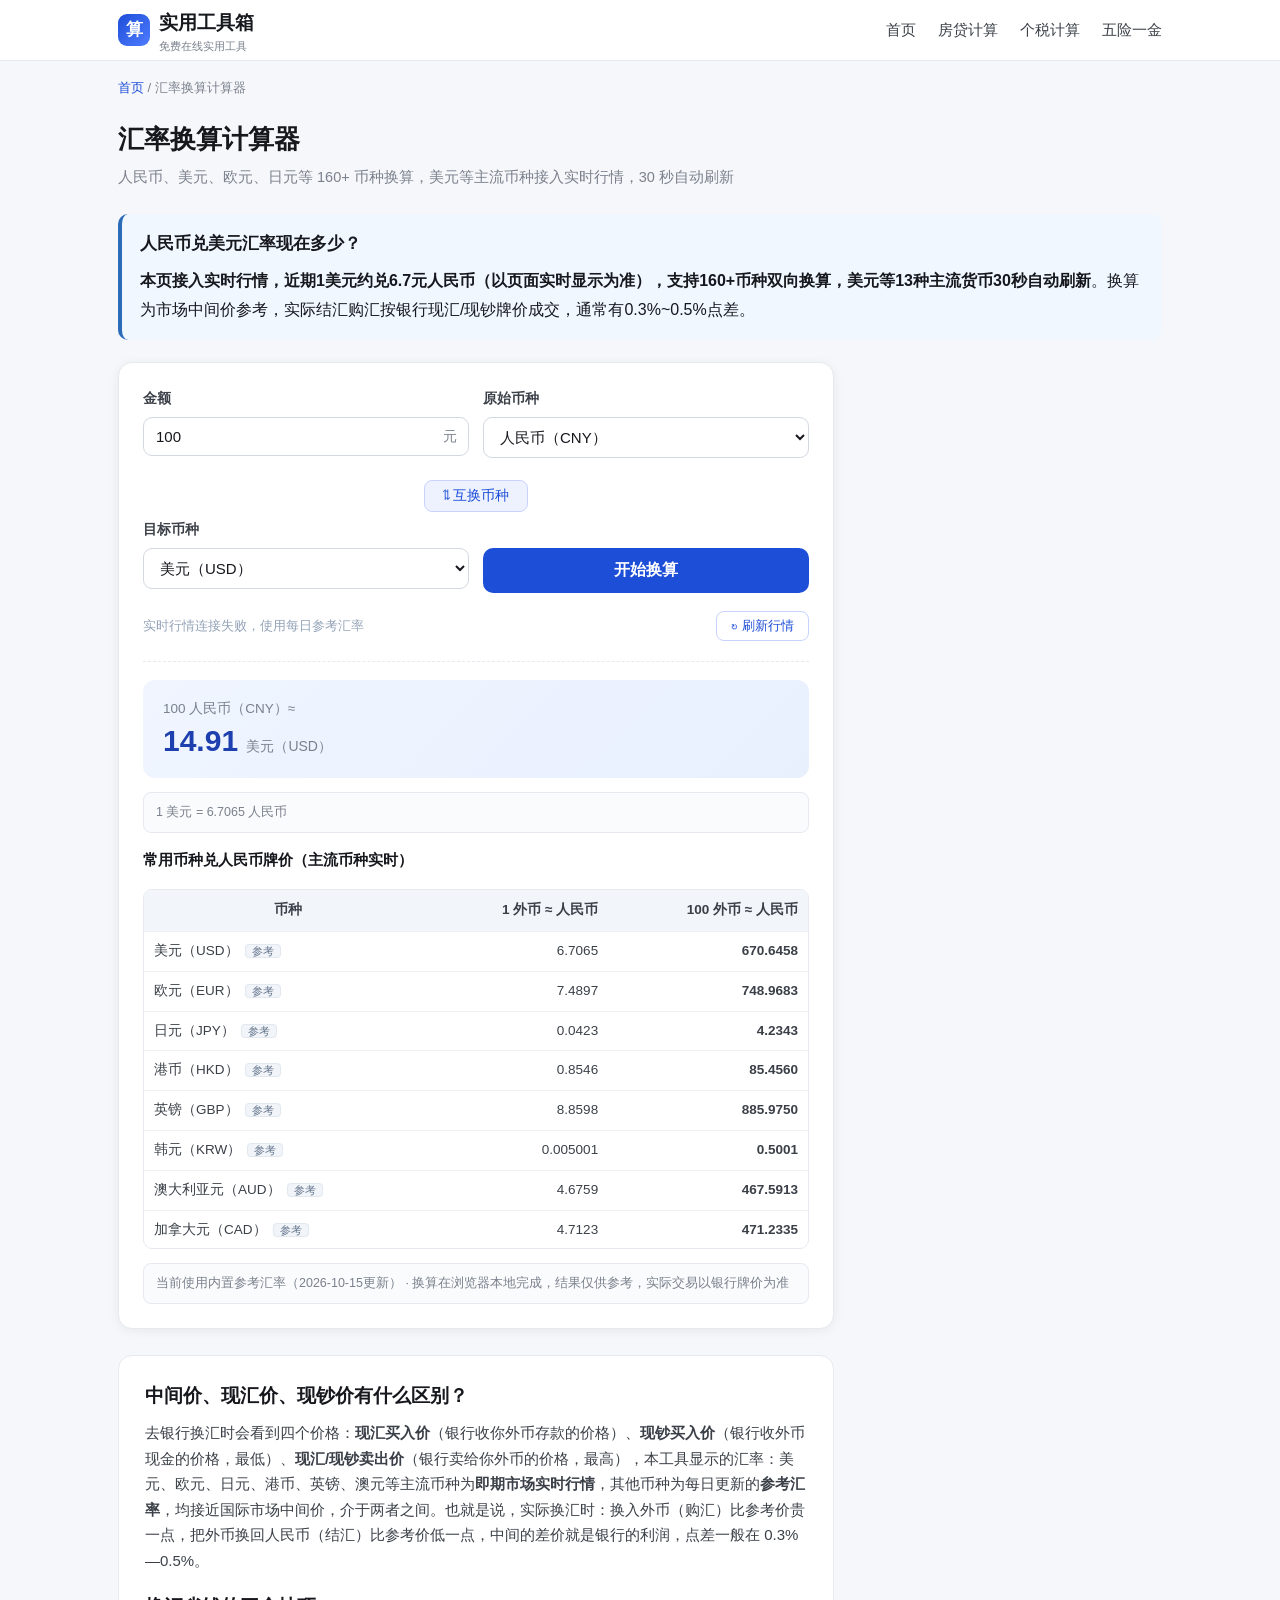
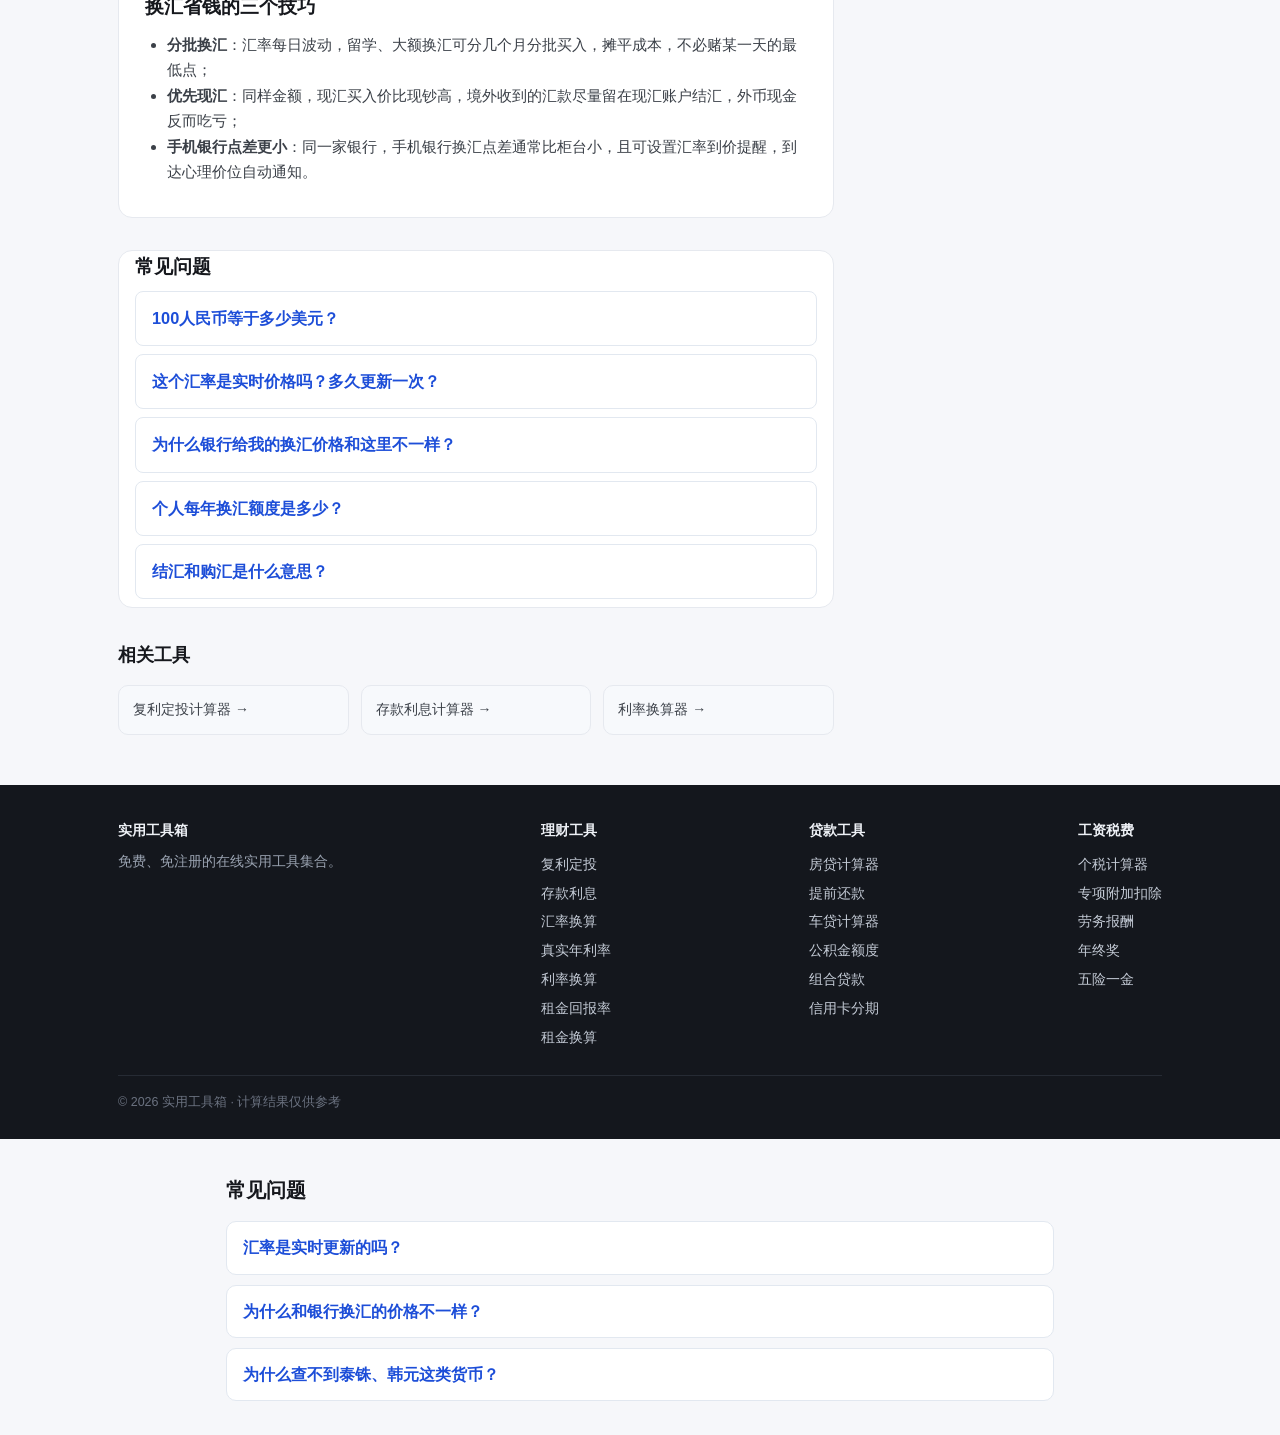
<file: tools/huilv.html>
<!DOCTYPE html>
<html lang="zh-CN">
<head>
<meta charset="UTF-8">
<meta name="viewport" content="width=device-width,initial-scale=1">
<title>汇率换算计算器 - 人民币兑美元/欧元/日元实时汇率 - 实用工具箱</title>
<meta name="description" content="免费在线汇率换算工具：人民币兑美元、欧元、日元、港币、英镑等160+币种换算，美元等主流币种接入实时行情，30秒自动刷新，支持双向互换、常用币种牌价表，免注册免下载。">
<link rel="canonical" href="https://caisuanbao.com/tools/huilv">
<link rel="stylesheet" href="../css/style.css">

<meta property="og:type" content="website">
<meta property="og:title" content="汇率换算计算器 - 人民币兑美元/欧元/日元实时汇率 - 实用工具箱">
<meta property="og:description" content="免费在线汇率换算工具：人民币兑美元、欧元、日元、港币等160+币种换算，主流币种接入实时行情，支持双向互换和常用币种牌价表。">
<meta property="og:url" content="https://caisuanbao.com/tools/huilv">
<meta property="og:image" content="https://caisuanbao.com/og-image.jpg">
<meta property="og:site_name" content="实用工具箱">
<meta property="og:locale" content="zh_CN">
<meta name="twitter:card" content="summary_large_image">
<meta name="twitter:title" content="汇率换算计算器 - 人民币兑美元/欧元/日元实时汇率 - 实用工具箱">
<meta name="twitter:description" content="免费在线汇率换算工具：人民币兑美元、欧元、日元、港币等160+币种换算，主流币种接入实时行情。">
<meta name="twitter:image" content="https://caisuanbao.com/og-image.jpg">
<meta name="theme-color" content="#1d4ed8">
<link rel="icon" type="image/svg+xml" href="../favicon.svg">
</head>
<body>

<header class="site-header">
  <div class="container nav">
    <a class="logo" href="../index.html">
      <span class="logo-badge">算</span>
      <span>实用工具箱<small>免费在线实用工具</small></span>
    </a>
    <nav class="nav-links">
      <a href="../index.html">首页</a>
      <a href="fangdai">房贷计算</a>
      <a href="geshui">个税计算</a>
      <a href="https://caisuanbao.com/tools/shebao">五险一金</a>
    </nav>
  </div>
</header>

<main class="container">
  <div class="crumb"><a href="../index.html">首页</a> / 汇率换算计算器</div>
  <div class="tool-head">
    <h1>汇率换算计算器</h1>
    <p>人民币、美元、欧元、日元等 160+ 币种换算，美元等主流币种接入实时行情，30 秒自动刷新</p>
  </div>

  <section class="ai-answer" style="margin:18px 0 22px;padding:16px 18px;border-radius:10px;background:#f0f7ff;border-left:4px solid #2b6cb8">
    <h2 style="margin:0 0 8px;font-size:17px">人民币兑美元汇率现在多少？</h2>
    <p style="margin:0;line-height:1.8"><b>本页接入实时行情，近期1美元约兑6.7元人民币（以页面实时显示为准），支持160+币种双向换算，美元等13种主流货币30秒自动刷新</b>。换算为市场中间价参考，实际结汇购汇按银行现汇/现钞牌价成交，通常有0.3%~0.5%点差。</p>
  </section>

  <div class="tool-layout">
    <div>
      <div class="panel">
        <div class="two-col">
          <div class="form-row">
            <label>金额</label>
            <div class="input-suffix"><input type="number" id="amount" value="100" min="0" step="1"><span class="unit" id="fromUnit">元</span></div>
          </div>
          <div class="form-row">
            <label>原始币种</label>
            <div class="input-suffix"><select id="from"></select></div>
          </div>
        </div>
        <div style="text-align:center;margin:6px 0">
          <button id="swapBtn" style="background:#eef2ff;color:#1d4ed8;border:1px solid #c7d2fe;border-radius:8px;padding:6px 18px;cursor:pointer;font-size:14px" title="互换两种币种">⇅ 互换币种</button>
        </div>
        <div class="two-col">
          <div class="form-row">
            <label>目标币种</label>
            <div class="input-suffix"><select id="to"></select></div>
          </div>
          <div class="form-row">
            <label>&nbsp;</label>
            <button class="btn" id="calcBtn" style="width:100%">开始换算</button>
          </div>
        </div>

        <div style="display:flex;align-items:center;justify-content:space-between;gap:10px;margin:2px 0 10px;flex-wrap:wrap">
          <span id="rtStatus" style="font-size:13px;color:#94a3b8">正在连接实时行情…</span>
          <button id="refreshBtn" style="background:#fff;color:#1d4ed8;border:1px solid #c7d2fe;border-radius:8px;padding:5px 14px;cursor:pointer;font-size:13px">↻ 刷新行情</button>
        </div>

        <div class="result-box" id="result">
          <div class="result-main">
            <div class="k" id="resLabel">—</div>
            <div class="v"><span id="resVal">—</span> <small id="resUnit">—</small></div>
          </div>
          <div class="note" id="rateLine"></div>

          <h3 style="font-size:15px;margin:14px 0 8px">常用币种兑人民币牌价（主流币种实时）</h3>
          <div class="table-wrap">
            <table class="schedule">
              <thead><tr><th>币种</th><th>1 外币 ≈ 人民币</th><th>100 外币 ≈ 人民币</th></tr></thead>
              <tbody id="rateTable"></tbody>
            </table>
          </div>
          <div class="note" id="srcNote"></div>
        </div>
      </div>

      <section class="richtext">
        <h2>中间价、现汇价、现钞价有什么区别？</h2>
        <p>去银行换汇时会看到四个价格：<b>现汇买入价</b>（银行收你外币存款的价格）、<b>现钞买入价</b>（银行收外币现金的价格，最低）、<b>现汇/现钞卖出价</b>（银行卖给你外币的价格，最高），本工具显示的汇率：美元、欧元、日元、港币、英镑、澳元等主流币种为<b>即期市场实时行情</b>，其他币种为每日更新的<b>参考汇率</b>，均接近国际市场中间价，介于两者之间。也就是说，实际换汇时：换入外币（购汇）比参考价贵一点，把外币换回人民币（结汇）比参考价低一点，中间的差价就是银行的利润，点差一般在 0.3%—0.5%。</p>
        <h2>换汇省钱的三个技巧</h2>
        <ul>
          <li><b>分批换汇</b>：汇率每日波动，留学、大额换汇可分几个月分批买入，摊平成本，不必赌某一天的最低点；</li>
          <li><b>优先现汇</b>：同样金额，现汇买入价比现钞高，境外收到的汇款尽量留在现汇账户结汇，外币现金反而吃亏；</li>
          <li><b>手机银行点差更小</b>：同一家银行，手机银行换汇点差通常比柜台小，且可设置汇率到价提醒，到达心理价位自动通知。</li>
        </ul>
      </section>

      <section class="richtext" style="max-width:760px;margin:2rem auto;padding:0 1rem">
        <h2 class="section-title">常见问题</h2>
        <div class="faq-list">
          <details class="faq-item" style="border:1px solid #e2e8f0;border-radius:8px;margin:.5rem 0;padding:.8rem 1rem;background:#fff">
            <summary style="cursor:pointer;font-weight:600;font-size:1.02rem">100人民币等于多少美元？</summary>
            <p style="margin-top:.6rem;color:#475569;line-height:1.7">按实时行情（1美元≈6.69元人民币），100人民币约等于14.94美元。美元等主流币种为实时行情、30秒自动刷新，打开本工具即自动获取最新汇率进行换算，结果以页面显示为准。</p>
          </details>
          <details class="faq-item" style="border:1px solid #e2e8f0;border-radius:8px;margin:.5rem 0;padding:.8rem 1rem;background:#fff">
            <summary style="cursor:pointer;font-weight:600;font-size:1.02rem">这个汇率是实时价格吗？多久更新一次？</summary>
            <p style="margin-top:.6rem;color:#475569;line-height:1.7">分两层：美元、欧元、日元、港币、英镑、澳元、加元、新加坡元、瑞郎、新西兰元、林吉特、新台币、澳门元等主流币种接入腾讯财经即期行情，交易日实时更新，页面每30秒自动刷新；其他小币种来自Exchangerate-API公开接口，每个工作日更新一次。页面顶部实时显示行情来源和更新时间。实际银行换汇按现汇/现钞买卖价成交，与市场价存在0.3%—0.5%的点差，大额交易请以银行实时牌价为准。</p>
          </details>
          <details class="faq-item" style="border:1px solid #e2e8f0;border-radius:8px;margin:.5rem 0;padding:.8rem 1rem;background:#fff">
            <summary style="cursor:pointer;font-weight:600;font-size:1.02rem">为什么银行给我的换汇价格和这里不一样？</summary>
            <p style="margin-top:.6rem;color:#475569;line-height:1.7">银行牌价分为现汇买入价、现钞买入价和卖出价，之间有约0.3%—0.5%的点差。你用人民币购买外币（购汇）时按银行的卖出价成交，比本工具的中间参考价略贵；把外币换成人民币（结汇）时按买入价成交，略便宜。现钞和现汇价格也不同，具体以银行网点或手机银行显示为准。</p>
          </details>
          <details class="faq-item" style="border:1px solid #e2e8f0;border-radius:8px;margin:.5rem 0;padding:.8rem 1rem;background:#fff">
            <summary style="cursor:pointer;font-weight:600;font-size:1.02rem">个人每年换汇额度是多少？</summary>
            <p style="margin-top:.6rem;color:#475569;line-height:1.7">境内个人每年有等值5万美元的便利化购汇/结汇额度，凭本人身份证在银行柜台或手机银行即可直接办理，可用于旅游、留学、购物等经常项目用途。超出额度的需向银行提供留学录取通知书、合同等相关证明材料。注意不得出借额度给他人使用，属于违规行为。</p>
          </details>
          <details class="faq-item" style="border:1px solid #e2e8f0;border-radius:8px;margin:.5rem 0;padding:.8rem 1rem;background:#fff">
            <summary style="cursor:pointer;font-weight:600;font-size:1.02rem">结汇和购汇是什么意思？</summary>
            <p style="margin-top:.6rem;color:#475569;line-height:1.7">结汇是把手中的外币换成人民币，比如收到外币工资、货款后换回人民币；购汇是用人民币购买外币，比如出国旅游、留学、海淘前先换美元日元。简单记：换进来叫结汇，换出去叫购汇。两者都占用每年5万美元的便利化额度。</p>
          </details>
        </div>
      </section>

      <h2 style="margin:26px 0 4px;font-size:18px">相关工具</h2>
      <div class="related">
        <a href="fuli">复利定投计算器 →</a>
        <a href="cunkuan">存款利息计算器 →</a>
        <a href="lilvhuansuan">利率换算器 →</a>
      </div>
    </div>

    <aside class="side">
      </aside>
  </div>

  </main>

<footer class="site-footer">
  <div class="container">
    <div class="footer-grid">
      <div class="fcol"><b>实用工具箱</b><span style="display:block;max-width:260px">免费、免注册的在线实用工具集合。</span></div>
      <div class="fcol"><b>理财工具</b><a href="fuli">复利定投</a><a href="cunkuan">存款利息</a><a href="huilv">汇率换算</a><a href="zhenshililv">真实年利率</a><a href="lilvhuansuan">利率换算</a><a href="zujinhuibaolv">租金回报率</a><a href="zulin">租金换算</a></div>
      <div class="fcol"><b>贷款工具</b><a href="fangdai">房贷计算器</a><a href="tiqian">提前还款</a><a href="chedai">车贷计算器</a><a href="gongjijin">公积金额度</a><a href="zuhedai">组合贷款</a><a href="xinyongka">信用卡分期</a></div>
      <div class="fcol"><b>工资税费</b><a href="geshui">个税计算器</a><a href="zhuanxiang">专项附加扣除</a><a href="laowu">劳务报酬</a><a href="jiangjin">年终奖</a><a href="https://caisuanbao.com/tools/shebao">五险一金</a></div>
    </div>
    <div class="copy">© 2026 实用工具箱 · 计算结果仅供参考</div>
  </div>
</footer>

<script type="application/ld+json">
{
  "@context": "https://schema.org",
  "@type": "FAQPage",
  "mainEntity": [
    {
      "@type": "Question",
      "name": "100人民币等于多少美元？",
      "acceptedAnswer": {"@type": "Answer", "text": "按实时行情（1美元约6.69元人民币），100人民币约等于14.94美元。美元等主流币种为实时行情、30秒自动刷新，打开本工具即自动获取最新汇率换算。"}
    },
    {
      "@type": "Question",
      "name": "这个汇率是实时价格吗？多久更新一次？",
      "acceptedAnswer": {"@type": "Answer", "text": "分两层：美元、欧元、日元、港币、英镑、澳元等主流币种接入腾讯财经即期行情，交易日实时更新，页面每30秒自动刷新；其他小币种来自Exchangerate-API公开接口，每个工作日更新一次。实际银行换汇按现汇/现钞买卖价成交，与市场价存在0.3%至0.5%点差，大额交易请以银行实时牌价为准。"}
    },
    {
      "@type": "Question",
      "name": "为什么银行给我的换汇价格和这里不一样？",
      "acceptedAnswer": {"@type": "Answer", "text": "银行牌价分为现汇买入价、现钞买入价和卖出价，之间有约0.3%至0.5%的点差。购汇按银行卖出价成交略贵，结汇按买入价成交略便宜，具体以银行网点或手机银行显示为准。"}
    },
    {
      "@type": "Question",
      "name": "个人每年换汇额度是多少？",
      "acceptedAnswer": {"@type": "Answer", "text": "境内个人每年有等值5万美元的便利化购汇/结汇额度，凭身份证在银行柜台或手机银行即可办理，可用于旅游、留学、购物等用途，超出额度需提供相关证明材料。"}
    },
    {
      "@type": "Question",
      "name": "结汇和购汇是什么意思？",
      "acceptedAnswer": {"@type": "Answer", "text": "结汇是把外币换成人民币，购汇是用人民币购买外币。简单记：换进来叫结汇，换出去叫购汇，两者都占用每年5万美元的便利化额度。"}
    }
  ]
}
</script>
<script>
// 币种列表：code => [中文名, 单位量词]
var CURRENCIES={
  CNY:['人民币','元'],USD:['美元','美元'],EUR:['欧元','欧元'],JPY:['日元','日元'],
  HKD:['港币','港币'],MOP:['澳门元','澳门元'],TWD:['新台币','新台币'],KRW:['韩元','韩元'],
  GBP:['英镑','英镑'],AUD:['澳大利亚元','澳元'],CAD:['加拿大元','加元'],SGD:['新加坡元','新加坡元'],
  NZD:['新西兰元','新西兰元'],CHF:['瑞士法郎','瑞士法郎'],THB:['泰国铢','泰铢'],MYR:['林吉特','林吉特'],
  PHP:['菲律宾比索','菲律宾比索'],IDR:['印尼卢比','印尼卢比'],VND:['越南盾','越南盾'],INR:['印度卢比','印度卢比'],
  RUB:['卢布','卢布'],TRY:['土耳其里拉','土耳其里拉'],BRL:['巴西雷亚尔','巴西雷亚尔'],ZAR:['南非兰特','南非兰特'],
  AED:['阿联酋迪拉姆','迪拉姆'],SAR:['沙特里亚尔','沙特里亚尔'],DKK:['丹麦克朗','丹麦克朗'],
  NOK:['挪威克朗','挪威克朗'],SEK:['瑞典克朗','瑞典克朗'],KZT:['哈萨克斯坦坚戈','坚戈']
};
// 表格展示的主要币种
var MAIN=['USD','EUR','JPY','HKD','GBP','KRW','AUD','CAD','SGD','THB'];
// 内置快照（CNY基准，1人民币=下方数值外币；API不可用时的兜底，2026-10-15更新）
var SNAPSHOT={USD:0.14911,EUR:0.133517,JPY:23.616673,HKD:1.170193,MOP:1.205295,TWD:4.805382,KRW:199.960008,GBP:0.11287,AUD:0.213862,CAD:0.212209,SGD:0.191309,NZD:0.267075,CHF:0.124485,THB:5.012454,MYR:0.608162,PHP:9.380863,IDR:2673.796791,VND:3875.968992,INR:14.235686,RUB:12.531328,TRY:7.352941,BRL:0.751033,ZAR:2.464263,AED:0.547604,SAR:0.55916,DKK:0.998881,NOK:1.422678,SEK:1.494836,KZT:67.114094,CNY:1};
// 腾讯财经实时行情代码（script标签加载，无跨域限制，国内直连）
var RT_CODES=['whUSDCNY','whUSDJPY','whEURCNY','whHKDCNY','whGBPCNY','whAUDCNY','whCADCNY','whSGDCNY','whCHFCNY','whNZDCNY','whUSDMYR','whUSDTWD','whUSDMOP'];
var RT={};      // RT[code] = 1单位外币兑人民币（实时）
var RT_TS='';   // 实时行情时间
// R[code] = 1单位外币兑人民币（每日参考/快照）
var R={}, srcText='';
function fmtRate(n){
  if(!isFinite(n))return '—';
  if(n>=1000)return Math.round(n*100/100).toLocaleString('zh-CN',{maximumFractionDigits:2});
  if(n>=1)return n.toFixed(4);
  if(n>=0.01)return n.toFixed(4);
  return n.toFixed(6);
}
function fmtAmt(n){
  if(!isFinite(n))return '—';
  if(n>=100)return n.toLocaleString('zh-CN',{maximumFractionDigits:2});
  if(n>=1)return n.toFixed(2);
  if(n>=0.01)return n.toFixed(4);
  return n.toFixed(6);
}
function setRateObj(apiRates, note){
  // API以CNY为基准返回，1人民币可换 rates[code] 外币 → 1外币兑人民币 = 1/rates[code]
  for(var code in CURRENCIES){
    var per = (apiRates && apiRates[code]!=null) ? apiRates[code] : SNAPSHOT[code];
    if(per) R[code]=1/per;
  }
  srcText=note;
}
function fillSelects(){
  var fs=document.getElementById('from'), ts=document.getElementById('to'), html='';
  for(var code in CURRENCIES){ html+='<option value="'+code+'">'+CURRENCIES[code][0]+'（'+code+'）</option>'; }
  fs.innerHTML=html; ts.innerHTML=html;
  fs.value='CNY'; ts.value='USD';
}
function renderTable(){
  var rows='';
  MAIN.forEach(function(code){
    var useRT=!!RT[code], r=useRT?RT[code]:R[code];
    if(!r)return;
    var badge=useRT
      ?'<span style="background:#ecfdf5;color:#059669;border:1px solid #a7f3d0;border-radius:4px;font-size:11px;padding:0 6px;margin-left:6px;font-weight:400">实时</span>'
      :'<span style="background:#f1f5f9;color:#64748b;border:1px solid #e2e8f0;border-radius:4px;font-size:11px;padding:0 6px;margin-left:6px;font-weight:400">参考</span>';
    rows+='<tr><td style="text-align:left">'+CURRENCIES[code][0]+'（'+code+'）'+badge+'</td><td>'+fmtRate(r)+'</td><td><b>'+fmtRate(r*100)+'</b></td></tr>';
  });
  document.getElementById('rateTable').innerHTML=rows;
}
function calc(){
  var amt=parseFloat(document.getElementById('amount').value)||0;
  var from=document.getElementById('from').value, to=document.getElementById('to').value;
  var useRT=!!(RT[from]&&RT[to]);
  var rf=useRT?RT[from]:R[from], rt=useRT?RT[to]:R[to];
  if(!rf||!rt)return;
  var out=amt*rf/rt;
  document.getElementById('resLabel').textContent=fmtAmt(amt)+' '+CURRENCIES[from][0]+'（'+from+'）≈';
  document.getElementById('resVal').textContent=fmtAmt(out);
  document.getElementById('resUnit').textContent=CURRENCIES[to][0]+'（'+to+'）';
  var l1='1 '+CURRENCIES[to][0]+' = '+fmtRate(rt)+' 人民币';
  var l2='1 '+CURRENCIES[from][0]+' = '+fmtRate(rf/rt)+' '+CURRENCIES[to][0];
  document.getElementById('rateLine').textContent=from==='CNY'?l1:(to==='CNY'?l2:l1+'；'+l2);
  var src=useRT?('当前使用实时即期行情'+(RT_TS?'（'+RT_TS+'）':''))
               :('当前使用'+(srcText||'每日参考汇率'));
  document.getElementById('srcNote').textContent=src+' · 换算在浏览器本地完成，结果仅供参考，实际交易以银行牌价为准';
  document.getElementById('result').classList.add('show');
}
function parseRT(code){
  var q=window['v_'+code];
  if(!q)return 0;
  var f=q.split('~'), p=parseFloat(f[3]);
  return (p>0&&isFinite(p))?p:0;
}
function loadRT(){
  var s=document.createElement('script');
  s.charset='GBK';
  s.src='https://qt.gtimg.cn/q='+RT_CODES.join(',')+'&r='+Date.now();
  s.onload=function(){
    var usd=parseRT('whUSDCNY');
    if(usd){
      RT.USD=usd; RT.CNY=1;
      var jpy=parseRT('whUSDJPY'); if(jpy)RT.JPY=usd/jpy;            // 美元兑日元 → 1日元兑人民币
      var d={'whEURCNY':'EUR','whHKDCNY':'HKD','whGBPCNY':'GBP','whAUDCNY':'AUD','whCADCNY':'CAD','whSGDCNY':'SGD','whCHFCNY':'CHF','whNZDCNY':'NZD'};
      for(var k in d){var v=parseRT(k); if(v)RT[d[k]]=v;}
      var myr=parseRT('whUSDMYR'); if(myr)RT.MYR=usd/myr;
      var twd=parseRT('whUSDTWD'); if(twd)RT.TWD=usd/twd;
      var mop=parseRT('whUSDMOP'); if(mop)RT.MOP=usd/mop;
      var maxTs='';
      for(var i=0;i<RT_CODES.length;i++){
        var q=window['v_'+RT_CODES[i]];
        if(q){var f=q.split('~'); if(f[5]&&f[5]>maxTs)maxTs=f[5];}
      }
      if(maxTs.length>=14)RT_TS=maxTs.substr(8,2)+':'+maxTs.substr(10,2)+':'+maxTs.substr(12,2);
      document.getElementById('rtStatus').innerHTML='<span style="color:#059669">● 实时行情已连接（腾讯财经即期）'+(RT_TS?' · 更新于 '+RT_TS:'')+' · 30秒自动刷新</span>';
    }else{
      document.getElementById('rtStatus').innerHTML='<span style="color:#94a3b8">实时行情暂不可用，已切换每日参考汇率</span>';
    }
    renderTable(); calc();
    if(s.parentNode)s.parentNode.removeChild(s);
  };
  s.onerror=function(){
    document.getElementById('rtStatus').innerHTML='<span style="color:#94a3b8">实时行情连接失败，使用每日参考汇率</span>';
    renderTable(); calc();
  };
  document.body.appendChild(s);
}
function fetchRates(){
  var ok=false;
  fetch('https://open.er-api.com/v6/latest/CNY').then(function(r){return r.json();}).then(function(d){
    if(d&&d.result==='success'&&d.rates){
      var lu=d.time_last_update_utc||'';
      setRateObj(d.rates,'每日参考汇率：Exchangerate-API（'+(lu?lu.replace(', ',' ').split(' ').slice(0,4).join(' '):'今日')+'更新）');
      ok=true; renderTable(); calc();
    }
  }).catch(function(){})
  .finally(function(){
    if(!ok){
      setRateObj(null,'内置参考汇率（2026-10-15更新）');
      renderTable(); calc();
    }
  });
}
document.getElementById('swapBtn').addEventListener('click',function(){
  var fs=document.getElementById('from'), ts=document.getElementById('to');
  var t=fs.value; fs.value=ts.value; ts.value=t;
  calc();
});
document.getElementById('amount').addEventListener('input',calc);
document.getElementById('from').addEventListener('change',calc);
document.getElementById('to').addEventListener('change',calc);
document.getElementById('refreshBtn').addEventListener('click',function(){ loadRT(); fetchRates(); });
document.getElementById('calcBtn').addEventListener('click',calc);
fillSelects();
setRateObj(null,'正在获取最新汇率…');
renderTable();
calc();
fetchRates();
loadRT();
setInterval(loadRT,30000);
</script>
<script type="application/ld+json">
{
  "@context": "https://schema.org",
  "@type": "BreadcrumbList",
  "itemListElement": [
    {"@type": "ListItem", "position": 1, "name": "首页", "item": "https://caisuanbao.com/"},
    {"@type": "ListItem", "position": 2, "name": "汇率换算计算器", "item": "https://caisuanbao.com/tools/huilv"}
  ]
}
</script>
<script type="application/ld+json">
{
  "@context": "https://schema.org",
  "@type": "SoftwareApplication",
  "name": "汇率换算计算器",
  "description": "免费在线汇率换算工具：人民币兑美元、欧元、日元、港币、英镑等160+币种换算，主流币种接入实时行情、30秒自动刷新，支持双向互换、常用币种牌价表一览。",
  "url": "https://caisuanbao.com/tools/huilv",
  "applicationCategory": "UtilitiesApplication",
  "operatingSystem": "Web",
  "offers": {"@type": "Offer", "price": "0", "priceCurrency": "CNY"},
  "publisher": {"@type": "Organization", "name": "实用工具箱"}
}
</script>

<section id="faq" style="max-width:860px;margin:34px auto;padding:0 16px;font-family:inherit">
  <h2 style="font-size:20px;margin:0 0 14px">常见问题</h2>
  <style>
    .faq-item{border:1px solid #e2e8f0;border-radius:10px;padding:12px 16px;margin-bottom:10px;background:#fff}
    .faq-item summary{cursor:pointer;font-weight:600;color:#1d4ed8;list-style:none}
    .faq-item p{margin:10px 0 2px;color:#374151;line-height:1.7}
  </style>
    <details class="faq-item"><summary>汇率是实时更新的吗？</summary><p>数据来自公开行情接口，交易时段内会随行情刷新；非交易时段显示最近一次报价，仅供参考。</p></details>
    <details class="faq-item"><summary>为什么和银行换汇的价格不一样？</summary><p>这里显示的是市场参考报价，银行结汇、购汇会在此基础上加点差，实际成交价以银行柜台或手机银行的牌价为准。</p></details>
    <details class="faq-item"><summary>为什么查不到泰铢、韩元这类货币？</summary><p>工具覆盖有直盘报价的主要货币，泰铢、韩元等小币种需要用美元做交叉换算，结果会存在一定误差。</p></details>
</section>
<script type="application/ld+json">
{
  "@context": "https://schema.org",
  "@type": "FAQPage",
  "mainEntity": [
    {
      "@type": "Question",
      "name": "汇率是实时更新的吗？",
      "acceptedAnswer": {
        "@type": "Answer",
        "text": "数据来自公开行情接口，交易时段内会随行情刷新；非交易时段显示最近一次报价，仅供参考。"
      }
    },
    {
      "@type": "Question",
      "name": "为什么和银行换汇的价格不一样？",
      "acceptedAnswer": {
        "@type": "Answer",
        "text": "这里显示的是市场参考报价，银行结汇、购汇会在此基础上加点差，实际成交价以银行柜台或手机银行的牌价为准。"
      }
    },
    {
      "@type": "Question",
      "name": "为什么查不到泰铢、韩元这类货币？",
      "acceptedAnswer": {
        "@type": "Answer",
        "text": "工具覆盖有直盘报价的主要货币，泰铢、韩元等小币种需要用美元做交叉换算，结果会存在一定误差。"
      }
    }
  ]
}
</script>
</body>
</html>
</file>
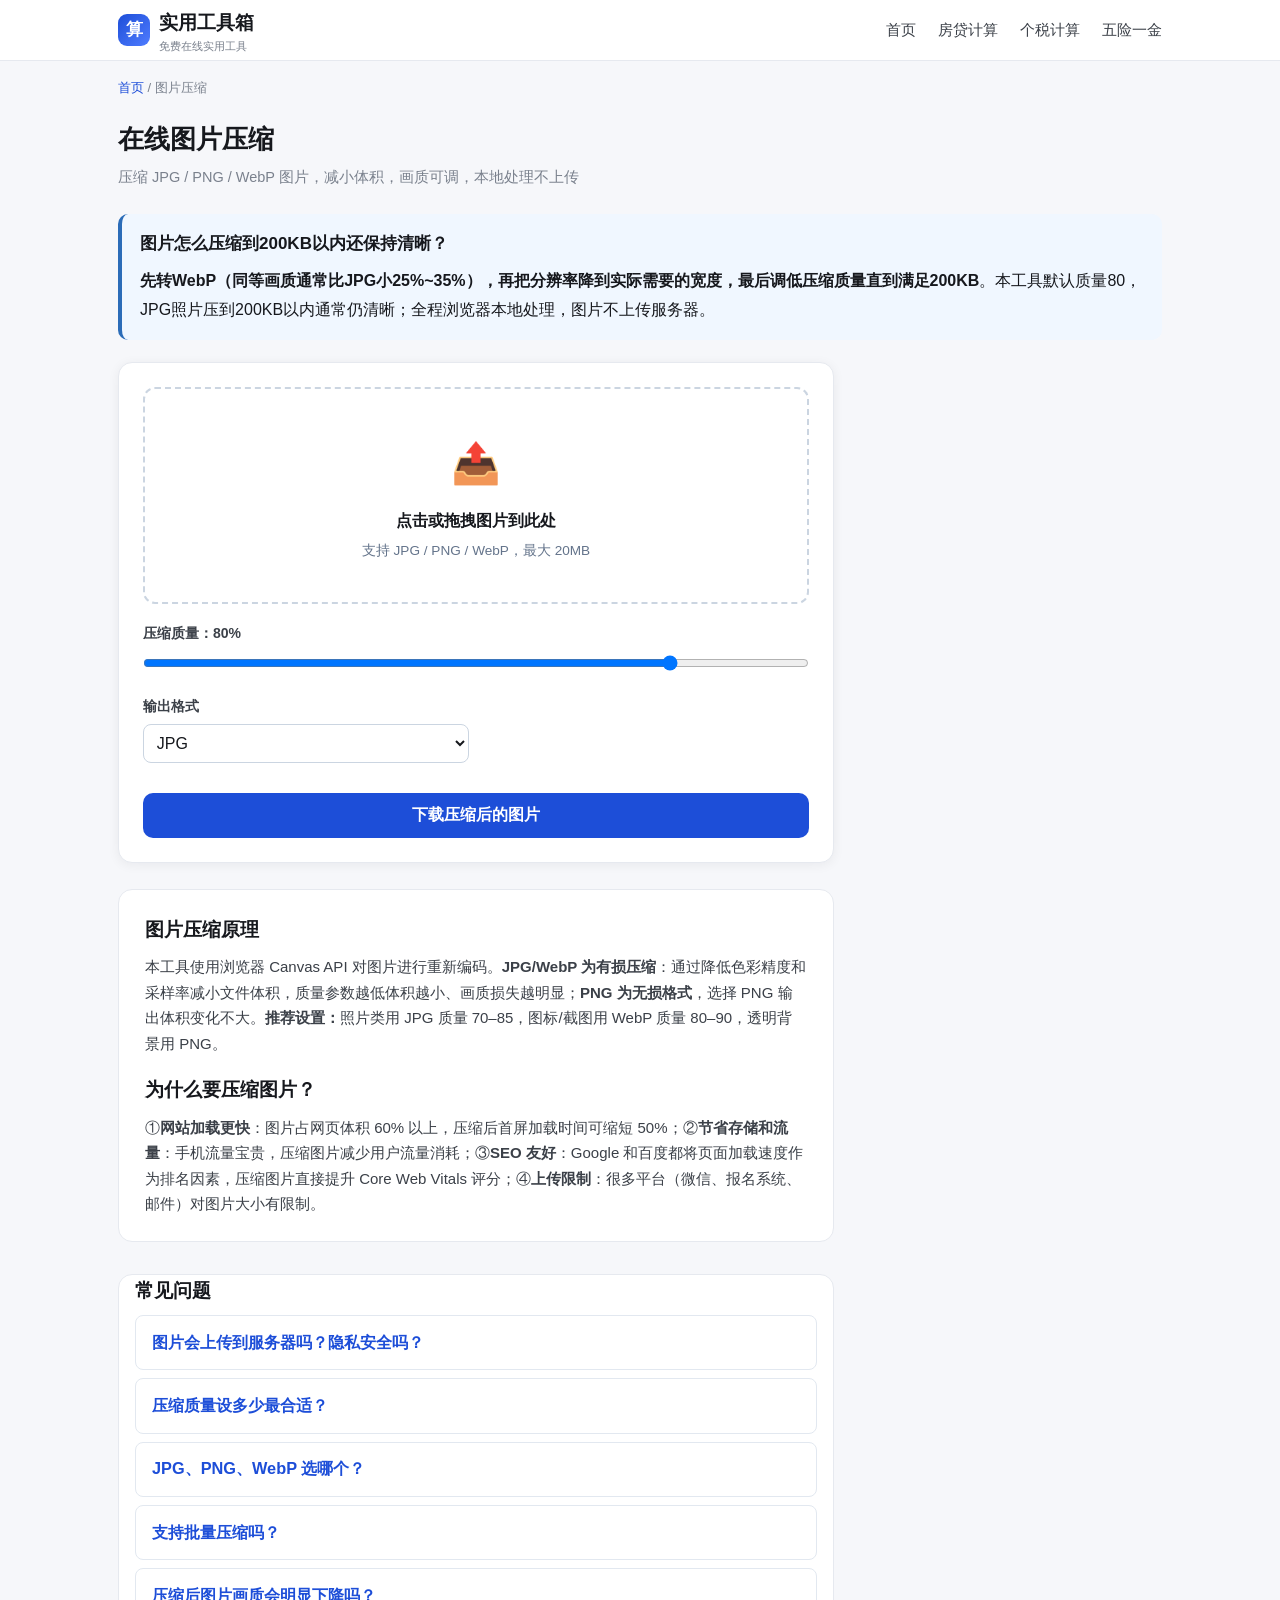
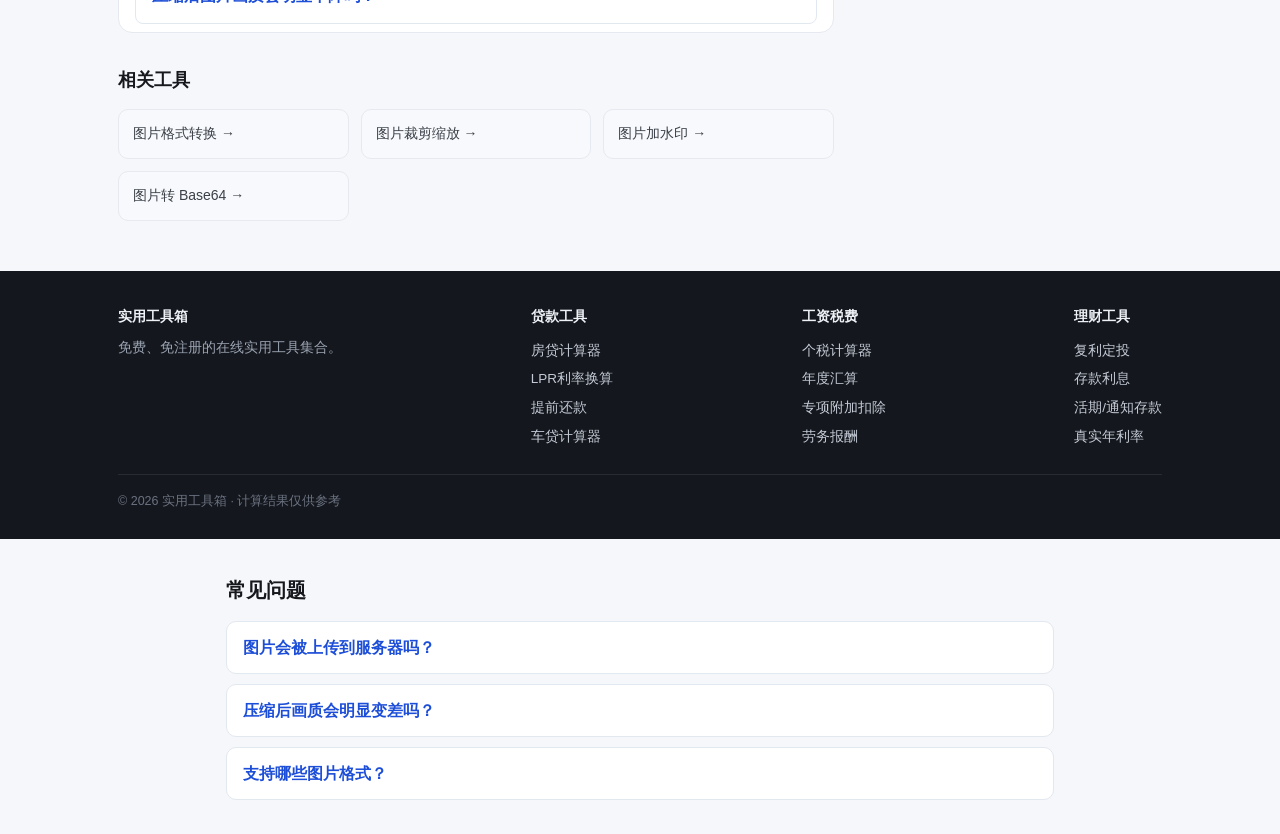
<file: tools/img-compress.html>
<!DOCTYPE html>
<html lang="zh-CN">
<head>
<meta charset="UTF-8">
<meta name="viewport" content="width=device-width,initial-scale=1">
<title>在线图片压缩工具 免费｜JPG/PNG/WebP 无损压缩 - 实用工具箱</title>
<meta name="description" content="免费在线图片压缩工具，支持JPG、PNG、WebP格式，可调节压缩质量，批量压缩图片减小体积，全程浏览器本地处理不上传服务器，隐私安全。">
<link rel="canonical" href="https://caisuanbao.com/tools/img-compress">
<link rel="stylesheet" href="../css/style.css">
<meta property="og:type" content="website">
<meta property="og:title" content="在线图片压缩工具 免费｜JPG/PNG/WebP 无损压缩 - 实用工具箱">
<meta property="og:description" content="免费在线压缩JPG/PNG/WebP图片，可调质量，本地处理不上传。">
<meta property="og:url" content="https://caisuanbao.com/tools/img-compress">
<meta property="og:image" content="https://caisuanbao.com/og-image.jpg">
<meta property="og:site_name" content="实用工具箱">
<meta property="og:locale" content="zh_CN">
<meta name="twitter:card" content="summary_large_image">
<meta name="twitter:title" content="在线图片压缩工具 免费 - 实用工具箱">
<meta name="twitter:description" content="免费在线压缩JPG/PNG/WebP图片，本地处理不上传。">
<meta name="twitter:image" content="https://caisuanbao.com/og-image.jpg">
<meta name="theme-color" content="#1d4ed8">
<link rel="icon" type="image/svg+xml" href="../favicon.svg">
</head>
<body>
<header class="site-header">
  <div class="container nav">
    <a class="logo" href="../index.html"><span class="logo-badge">算</span><span>实用工具箱<small>免费在线实用工具</small></span></a>
    <nav class="nav-links"><a href="../index.html">首页</a><a href="fangdai">房贷计算</a><a href="geshui">个税计算</a><a href="https://caisuanbao.com/tools/shebao">五险一金</a></nav>
  </div>
</header>
<main class="container">
  <div class="crumb"><a href="../index.html">首页</a> / 图片压缩</div>
  <div class="tool-head">
    <h1>在线图片压缩</h1>
    <p>压缩 JPG / PNG / WebP 图片，减小体积，画质可调，本地处理不上传</p>
  </div>
  <section class="ai-answer" style="margin:18px 0 22px;padding:16px 18px;border-radius:10px;background:#f0f7ff;border-left:4px solid #2b6cb8">
    <h2 style="margin:0 0 8px;font-size:17px">图片怎么压缩到200KB以内还保持清晰？</h2>
    <p style="margin:0;line-height:1.8"><b>先转WebP（同等画质通常比JPG小25%~35%），再把分辨率降到实际需要的宽度，最后调低压缩质量直到满足200KB</b>。本工具默认质量80，JPG照片压到200KB以内通常仍清晰；全程浏览器本地处理，图片不上传服务器。</p>
  </section>
  <div class="tool-layout">
    <div>
      <div class="panel">
        <div class="drop-zone" id="dropZone" style="border:2px dashed #cbd5e1;border-radius:12px;padding:40px 20px;text-align:center;cursor:pointer;transition:.2s">
          <div style="font-size:40px">📤</div>
          <p style="margin:10px 0 4px;font-weight:600">点击或拖拽图片到此处</p>
          <p style="margin:0;font-size:.85rem;color:#64748b">支持 JPG / PNG / WebP，最大 20MB</p>
          <input type="file" id="fileInput" accept="image/jpeg,image/png,image/webp" hidden>
        </div>
        <div class="form-row" style="margin-top:18px">
          <label>压缩质量：<span id="qualityVal">80</span>%</label>
          <input type="range" id="quality" min="1" max="100" value="80" style="width:100%">
        </div>
        <div class="two-col" style="margin-top:14px">
          <div class="form-row">
            <label>输出格式</label>
            <select id="format" style="width:100%;padding:.55rem;border:1px solid #cbd5e1;border-radius:8px;font-size:1rem">
              <option value="image/jpeg">JPG</option>
              <option value="image/webp">WebP（更小）</option>
              <option value="image/png">PNG</option>
            </select>
          </div>
        </div>
        <button class="btn" id="downloadBtn" disabled style="margin-top:14px">下载压缩后的图片</button>
        <div id="resultArea" style="display:none;margin-top:20px">
          <div style="display:grid;grid-template-columns:1fr 1fr;gap:16px">
            <div style="text-align:center">
              <p style="font-size:.85rem;color:#64748b;margin:0 0 6px">原图</p>
              <div style="border:1px solid #e2e8f0;border-radius:8px;padding:8px;background:#f8fafc">
                <img id="origImg" style="max-width:100%;border-radius:4px">
                <p style="font-size:.8rem;margin:6px 0 0" id="origSize"></p>
              </div>
            </div>
            <div style="text-align:center">
              <p style="font-size:.85rem;color:#64748b;margin:0 0 6px">压缩后</p>
              <div style="border:1px solid #e2e8f0;border-radius:8px;padding:8px;background:#f8fafc">
                <img id="compImg" style="max-width:100%;border-radius:4px">
                <p style="font-size:.8rem;margin:6px 0 0" id="compSize"></p>
              </div>
            </div>
          </div>
          <div class="result-box show" style="margin-top:16px">
            <div class="result-main"><div class="k">压缩率</div><div class="v"><span id="ratio">0</span><small>%</small></div></div>
          </div>
        </div>
      </div>
      <section class="richtext">
        <h2>图片压缩原理</h2>
        <p>本工具使用浏览器 Canvas API 对图片进行重新编码。<b>JPG/WebP 为有损压缩</b>：通过降低色彩精度和采样率减小文件体积，质量参数越低体积越小、画质损失越明显；<b>PNG 为无损格式</b>，选择 PNG 输出体积变化不大。<b>推荐设置：</b>照片类用 JPG 质量 70–85，图标/截图用 WebP 质量 80–90，透明背景用 PNG。</p>
        <h2>为什么要压缩图片？</h2>
        <p>①<b>网站加载更快</b>：图片占网页体积 60% 以上，压缩后首屏加载时间可缩短 50%；②<b>节省存储和流量</b>：手机流量宝贵，压缩图片减少用户流量消耗；③<b>SEO 友好</b>：Google 和百度都将页面加载速度作为排名因素，压缩图片直接提升 Core Web Vitals 评分；④<b>上传限制</b>：很多平台（微信、报名系统、邮件）对图片大小有限制。</p>
      </section>
      <section class="richtext" style="max-width:760px;margin:2rem auto;padding:0 1rem">
        <h2 class="section-title">常见问题</h2>
        <div class="faq-list">
          <details class="faq-item" style="border:1px solid #e2e8f0;border-radius:8px;margin:.5rem 0;padding:.8rem 1rem;background:#fff">
            <summary style="cursor:pointer;font-weight:600;font-size:1.02rem">图片会上传到服务器吗？隐私安全吗？</summary>
            <p style="margin-top:.6rem;color:#475569;line-height:1.7">不会。所有压缩操作在你的浏览器本地完成，图片不会上传到任何服务器。处理完关闭页面后图片数据即被清除，隐私安全有保障。</p>
          </details>
          <details class="faq-item" style="border:1px solid #e2e8f0;border-radius:8px;margin:.5rem 0;padding:.8rem 1rem;background:#fff">
            <summary style="cursor:pointer;font-weight:600;font-size:1.02rem">压缩质量设多少最合适？</summary>
            <p style="margin-top:.6rem;color:#475569;line-height:1.7">一般用途设70–85：照片发朋友圈/微博设70–80，网站展示设80–85，印刷用设90以上。质量低于60会出现明显马赛克，高于90体积急剧增大但画质提升有限。建议边调边看预览。</p>
          </details>
          <details class="faq-item" style="border:1px solid #e2e8f0;border-radius:8px;margin:.5rem 0;padding:.8rem 1rem;background:#fff">
            <summary style="cursor:pointer;font-weight:600;font-size:1.02rem">JPG、PNG、WebP 选哪个？</summary>
            <p style="margin-top:.6rem;color:#475569;line-height:1.7">照片/复杂图像选JPG或WebP（体积小）；图标/截图/透明背景选PNG（无损、支持透明）；WebP兼顾体积和画质，比JPG小25%–35%，但旧版浏览器不支持。目前主流浏览器均支持WebP。</p>
          </details>
          <details class="faq-item" style="border:1px solid #e2e8f0;border-radius:8px;margin:.5rem 0;padding:.8rem 1rem;background:#fff">
            <summary style="cursor:pointer;font-weight:600;font-size:1.02rem">支持批量压缩吗？</summary>
            <p style="margin-top:.6rem;color:#475569;line-height:1.7">当前版本支持单张图片压缩。如需批量处理，可使用图片处理软件（如XnConvert、RIOT）或命令行工具（ImageMagick）。本工具的优势是免安装、打开即用、隐私安全。</p>
          </details>
          <details class="faq-item" style="border:1px solid #e2e8f0;border-radius:8px;margin:.5rem 0;padding:.8rem 1rem;background:#fff">
            <summary style="cursor:pointer;font-weight:600;font-size:1.02rem">压缩后图片画质会明显下降吗？</summary>
            <p style="margin-top:.6rem;color:#475569;line-height:1.7">质量80以上肉眼几乎看不出差异，质量60–80有轻微损失但不影响使用，质量60以下会出现明显色块和模糊。建议压缩前后对比预览，在可接受画质下取最低质量以获得最小体积。</p>
          </details>
        </div>
      </section>
      <h2 style="margin:26px 0 4px;font-size:18px">相关工具</h2>
      <div class="related">
        <a href="img-convert">图片格式转换 →</a>
        <a href="img-resize">图片裁剪缩放 →</a>
        <a href="img-watermark">图片加水印 →</a>
        <a href="img-base64">图片转 Base64 →</a>
      </div>
    </div>
    <aside class="side">
      </aside>
  </div>
  </main>
<footer class="site-footer">
  <div class="container">
    <div class="footer-grid">
      <div class="fcol"><b>实用工具箱</b><span style="display:block;max-width:260px">免费、免注册的在线实用工具集合。</span></div>
      <div class="fcol"><b>贷款工具</b><a href="fangdai">房贷计算器</a><a href="lpr">LPR利率换算</a><a href="tiqian">提前还款</a><a href="chedai">车贷计算器</a></div>
      <div class="fcol"><b>工资税费</b><a href="geshui">个税计算器</a><a href="huisuan">年度汇算</a><a href="zhuanxiang">专项附加扣除</a><a href="laowu">劳务报酬</a></div>
      <div class="fcol"><b>理财工具</b><a href="fuli">复利定投</a><a href="cunkuan">存款利息</a><a href="huoqi">活期/通知存款</a><a href="zhenshililv">真实年利率</a></div>
    </div>
    <div class="copy">© 2026 实用工具箱 · 计算结果仅供参考</div>
  </div>
</footer>
<script type="application/ld+json">{"@context":"https://schema.org","@type":"FAQPage","mainEntity":[{"@type":"Question","name":"图片会上传到服务器吗？","acceptedAnswer":{"@type":"Answer","text":"不会，所有压缩在浏览器本地完成，不上传服务器。"}},{"@type":"Question","name":"压缩质量设多少最合适？","acceptedAnswer":{"@type":"Answer","text":"一般70–85，照片70–80，网站80–85，印刷90以上。"}},{"@type":"Question","name":"JPG、PNG、WebP选哪个？","acceptedAnswer":{"@type":"Answer","text":"照片选JPG/WebP，图标/透明背景选PNG，WebP体积最小。"}},{"@type":"Question","name":"支持批量压缩吗？","acceptedAnswer":{"@type":"Answer","text":"当前支持单张，批量建议用XnConvert或ImageMagick。"}},{"@type":"Question","name":"压缩后画质会明显下降吗？","acceptedAnswer":{"@type":"Answer","text":"质量80以上几乎无差异，60以下会明显模糊。"}}]}</script>
<script>
const dropZone=document.getElementById('dropZone'),fileInput=document.getElementById('fileInput');
const quality=document.getElementById('quality'),qualityVal=document.getElementById('qualityVal');
const format=document.getElementById('format'),downloadBtn=document.getElementById('downloadBtn');
const resultArea=document.getElementById('resultArea'),origImg=document.getElementById('origImg'),compImg=document.getElementById('compImg');
let compBlob=null,compName='';
quality.oninput=()=>{qualityVal.textContent=quality.value; if(origImg.src) compress();};
dropZone.onclick=()=>fileInput.click();
dropZone.ondragover=e=>{e.preventDefault();dropZone.style.background='#eff6ff';};
dropZone.ondragleave=()=>dropZone.style.background='';
dropZone.ondrop=e=>{e.preventDefault();dropZone.style.background='';if(e.dataTransfer.files[0])loadFile(e.dataTransfer.files[0]);};
fileInput.onchange=e=>{if(e.target.files[0])loadFile(e.target.files[0]);};
function fmtSize(b){if(b<1024)return b+' B';if(b<1048576)return(b/1024).toFixed(1)+' KB';return(b/1048576).toFixed(2)+' MB';}
function loadFile(file){
  if(!file.type.startsWith('image/')){alert('请选择图片文件');return;}
  const reader=new FileReader();
  reader.onload=e=>{
    origImg.src=e.target.result;
    origImg.onload=()=>compress();
  };
  reader.readAsDataURL(file);
}
function compress(){
  const canvas=document.createElement('canvas');
  canvas.width=origImg.naturalWidth;canvas.height=origImg.naturalHeight;
  const ctx=canvas.getContext('2d');
  ctx.drawImage(origImg,0,0);
  const fmt=format.value;
  const q=parseInt(quality.value)/100;
  canvas.toBlob(blob=>{
    compBlob=blob;
    compImg.src=URL.createObjectURL(blob);
    const ext=fmt==='image/jpeg'?'jpg':fmt==='image/webp'?'webp':'png';
    compName='compressed.'+ext;
    document.getElementById('origSize').textContent=origImg.naturalWidth+'×'+origImg.naturalHeight;
    document.getElementById('compSize').textContent=canvas.width+'×'+canvas.height+' · '+fmtSize(blob.size);
    const origKB=origImg.src.length*0.75;
    const ratio=origKB>0?((1-blob.size/origKB)*100).toFixed(0):0;
    document.getElementById('ratio').textContent=ratio;
    resultArea.style.display='block';
    downloadBtn.disabled=false;
  },fmt,q);
}
downloadBtn.onclick=()=>{if(!compBlob)return;const a=document.createElement('a');a.href=URL.createObjectURL(compBlob);a.download=compName;a.click();};
</script>
<script type="application/ld+json">{"@context":"https://schema.org","@type":"BreadcrumbList","itemListElement":[{"@type":"ListItem","position":1,"name":"首页","item":"https://caisuanbao.com/"},{"@type":"ListItem","position":2,"name":"图片压缩","item":"https://caisuanbao.com/tools/img-compress"}]}</script>
<script type="application/ld+json">{"@context":"https://schema.org","@type":"SoftwareApplication","name":"在线图片压缩工具","description":"免费在线压缩JPG/PNG/WebP图片，可调质量，本地处理不上传服务器。","url":"https://caisuanbao.com/tools/img-compress","applicationCategory":"MultimediaApplication","operatingSystem":"Web","offers":{"@type":"Offer","price":"0","priceCurrency":"CNY"},"publisher":{"@type":"Organization","name":"实用工具箱"}}</script>

<section id="faq" style="max-width:860px;margin:34px auto;padding:0 16px;font-family:inherit">
  <h2 style="font-size:20px;margin:0 0 14px">常见问题</h2>
  <style>
    .faq-item{border:1px solid #e2e8f0;border-radius:10px;padding:12px 16px;margin-bottom:10px;background:#fff}
    .faq-item summary{cursor:pointer;font-weight:600;color:#1d4ed8;list-style:none}
    .faq-item p{margin:10px 0 2px;color:#374151;line-height:1.7}
  </style>
    <details class="faq-item"><summary>图片会被上传到服务器吗？</summary><p>不会。压缩完全在浏览器本地用 Canvas 处理，图片不会离开你的设备，断网也能使用。</p></details>
    <details class="faq-item"><summary>压缩后画质会明显变差吗？</summary><p>会有损失，程度取决于质量参数。质量值越低，体积越小、细节丢失越明显；日常使用建议在 0.6 到 0.8 之间取平衡，证件照等场景建议更高质量。</p></details>
    <details class="faq-item"><summary>支持哪些图片格式？</summary><p>浏览器能解码的常见格式都可以读取，包括 JPEG、PNG、WebP；输出通常为 JPEG 或 WebP，体积明显小于原图。</p></details>
</section>
<script type="application/ld+json">
{
  "@context": "https://schema.org",
  "@type": "FAQPage",
  "mainEntity": [
    {
      "@type": "Question",
      "name": "图片会被上传到服务器吗？",
      "acceptedAnswer": {
        "@type": "Answer",
        "text": "不会。压缩完全在浏览器本地用 Canvas 处理，图片不会离开你的设备，断网也能使用。"
      }
    },
    {
      "@type": "Question",
      "name": "压缩后画质会明显变差吗？",
      "acceptedAnswer": {
        "@type": "Answer",
        "text": "会有损失，程度取决于质量参数。质量值越低，体积越小、细节丢失越明显；日常使用建议在 0.6 到 0.8 之间取平衡，证件照等场景建议更高质量。"
      }
    },
    {
      "@type": "Question",
      "name": "支持哪些图片格式？",
      "acceptedAnswer": {
        "@type": "Answer",
        "text": "浏览器能解码的常见格式都可以读取，包括 JPEG、PNG、WebP；输出通常为 JPEG 或 WebP，体积明显小于原图。"
      }
    }
  ]
}
</script>
</body>
</html>
</file>
<file: css/style.css>
/* ===== 财算工具箱 全局样式 ===== */
:root{
  --ink:#16181d; --ink-2:#3b4048; --muted:#7a818d;
  --brand:#1d4ed8; --brand-dark:#1e40af; --brand-soft:#eff4ff;
  --gold:#b8860b;
  --line:#e6e9ef; --bg:#f6f7fa; --card:#ffffff;
  --ok:#0f9d58; --danger:#d93025;
  --radius:14px; --shadow:0 2px 12px rgba(22,24,29,.06);
}
*{box-sizing:border-box;margin:0;padding:0}
html{scroll-behavior:smooth}
body{
  font-family:-apple-system,BlinkMacSystemFont,"Segoe UI","PingFang SC","Microsoft YaHei",sans-serif;
  color:var(--ink); background:var(--bg); line-height:1.7;
  -webkit-font-smoothing:antialiased;
}
a{color:var(--brand);text-decoration:none}
a:hover{text-decoration:underline}
img{max-width:100%}
.container{max-width:1080px;margin:0 auto;padding:0 18px}

/* ===== 顶部导航 ===== */
.site-header{background:#fff;border-bottom:1px solid var(--line);position:sticky;top:0;z-index:50}
.nav{display:flex;align-items:center;justify-content:space-between;height:60px}
.logo{display:flex;align-items:center;gap:9px;font-size:19px;font-weight:800;color:var(--ink)}
.logo:hover{text-decoration:none}
.logo-badge{width:32px;height:32px;border-radius:9px;background:linear-gradient(135deg,var(--brand),#4f7cff);
  color:#fff;display:grid;place-items:center;font-size:17px}
.logo small{font-size:11px;color:var(--muted);font-weight:500;display:block;line-height:1.2}
.nav-links{display:flex;gap:22px;font-size:14.5px}
.nav-links a{color:var(--ink-2)}
.nav-links a:hover{color:var(--brand);text-decoration:none}
@media(max-width:720px){.nav-links a:nth-child(n+3){display:none}}

/* ===== Hero ===== */
.hero{background:linear-gradient(135deg,#10204f 0%,#1d4ed8 100%);color:#fff;padding:54px 0 48px}
.hero h1{font-size:32px;line-height:1.3;margin-bottom:12px}
.hero p{font-size:16px;opacity:.92;max-width:640px}
.hero .badges{margin-top:18px;display:flex;gap:10px;flex-wrap:wrap}
.hero .badges span{background:rgba(255,255,255,.14);border:1px solid rgba(255,255,255,.25);
  padding:5px 13px;border-radius:999px;font-size:13px}

/* ===== 广告位 ===== */
.ad-slot{margin:26px auto;display:flex;align-items:center;justify-content:center;
  border:1px dashed #c9d1de;background:repeating-linear-gradient(45deg,#fbfcfe,#fbfcfe 10px,#f4f6fa 10px,#f4f6fa 20px);
  border-radius:10px;color:#9aa3b1;font-size:13px;min-height:90px;max-width:100%;overflow:hidden}
.ad-slot .ad-label{position:relative}
.ad-slot .ad-label::before{content:"广告 · ";letter-spacing:1px}
.ad-slot[data-size="leaderboard"]{height:90px}
.ad-slot[data-size="rect"]{width:300px;height:250px;max-width:100%}
.ad-slot[data-size="mobile"]{display:none}
.ad-slot ins{display:block}
@media(max-width:720px){
  .ad-slot[data-size="leaderboard"]{display:none}
  .ad-slot[data-size="mobile"]{display:flex;height:100px}
}

/* ===== 卡片网格 ===== */
.section{padding:40px 0}
.section h2{font-size:23px;margin-bottom:6px}
.section .sub{color:var(--muted);font-size:14.5px;margin-bottom:24px}
.grid{display:grid;grid-template-columns:repeat(3,1fr);gap:18px}
@media(max-width:900px){.grid{grid-template-columns:repeat(2,1fr)}}
@media(max-width:560px){.grid{grid-template-columns:1fr}}
.tool-card{background:var(--card);border:1px solid var(--line);border-radius:var(--radius);
  padding:22px 20px;box-shadow:var(--shadow);transition:transform .15s,box-shadow .15s;display:block;color:var(--ink)}
.tool-card:hover{transform:translateY(-3px);box-shadow:0 8px 24px rgba(29,78,216,.12);text-decoration:none}
.tool-card .ico{width:42px;height:42px;border-radius:11px;background:var(--brand-soft);color:var(--brand);
  display:grid;place-items:center;font-size:21px;margin-bottom:13px;font-weight:700}
.tool-card h3{font-size:17px;margin-bottom:6px}
.tool-card p{font-size:13.5px;color:var(--muted);line-height:1.6}
.tool-card .go{margin-top:12px;font-size:13.5px;color:var(--brand);font-weight:600}

/* 内容条 */
.richtext{background:#fff;border:1px solid var(--line);border-radius:var(--radius);padding:24px 26px;margin-top:26px}
.richtext h2{font-size:19px;margin:18px 0 8px}
.richtext h2:first-child{margin-top:0}
.richtext p,.richtext li{color:var(--ink-2);font-size:15px}
.richtext ul{padding-left:22px;margin:8px 0}

/* ===== 工具页布局 ===== */
.crumb{font-size:13px;color:var(--muted);padding:16px 0 0}
.tool-head{padding:18px 0 6px}
.tool-head h1{font-size:26px}
.tool-head p{color:var(--muted);font-size:14.5px;margin-top:4px}
.tool-layout{display:grid;grid-template-columns:1fr 306px;gap:22px;margin:20px 0 10px;align-items:start}
@media(max-width:900px){.tool-layout{grid-template-columns:1fr}}
.panel{background:#fff;border:1px solid var(--line);border-radius:var(--radius);padding:24px;box-shadow:var(--shadow)}
.side .ad-slot{margin:0 0 18px;width:300px}
@media(max-width:900px){.side{display:flex;flex-wrap:wrap;gap:14px;justify-content:center}.side .ad-slot{margin:0}}

/* 表单 */
.form-row{margin-bottom:16px}
.form-row label{display:block;font-size:14px;font-weight:600;margin-bottom:6px;color:var(--ink-2)}
.form-row .hint{font-weight:400;color:var(--muted);font-size:12.5px}
input[type=number],select{width:100%;padding:10px 12px;border:1px solid #d3d8e0;border-radius:9px;
  font-size:15px;font-family:inherit;background:#fff;color:var(--ink)}
input[type=number]:focus,select:focus{outline:none;border-color:var(--brand);box-shadow:0 0 0 3px rgba(29,78,216,.12)}
.input-suffix{position:relative}
.input-suffix input{padding-right:46px}
.input-suffix .unit{position:absolute;right:12px;top:50%;transform:translateY(-50%);color:var(--muted);font-size:13.5px}
.two-col{display:grid;grid-template-columns:1fr 1fr;gap:14px}
@media(max-width:480px){.two-col{grid-template-columns:1fr}}
.btn{display:inline-block;width:100%;padding:12px;border:none;border-radius:10px;
  background:var(--brand);color:#fff;font-size:16px;font-weight:700;cursor:pointer;font-family:inherit}
.btn:hover{background:var(--brand-dark)}
.btn.secondary{background:#eef1f6;color:var(--ink-2);margin-top:10px}
.btn.secondary:hover{background:#e2e7ef}
.radio-row{display:flex;gap:10px}
.radio-row label{flex:1;border:1px solid #d3d8e0;border-radius:9px;padding:9px;text-align:center;
  font-size:14px;cursor:pointer;margin:0;font-weight:500}
.radio-row input{display:none}
.radio-row input:checked + span{color:var(--brand);font-weight:700}
.radio-row label:has(input:checked){border-color:var(--brand);background:var(--brand-soft)}

/* 结果 */
.result-box{margin-top:20px;border-top:1px dashed var(--line);padding-top:18px;display:none}
.result-box.show{display:block}
.result-main{background:linear-gradient(135deg,#f0f5ff,#e8f0fe);border-radius:12px;padding:18px 20px;margin-bottom:14px}
.result-main .k{font-size:13.5px;color:var(--muted)}
.result-main .v{font-size:30px;font-weight:800;color:var(--brand-dark);line-height:1.3}
.result-main .v small{font-size:14px;font-weight:500;color:var(--muted)}
.kv-list{display:grid;grid-template-columns:1fr 1fr;gap:8px 18px}
.kv-list .kv{display:flex;justify-content:space-between;border-bottom:1px dashed var(--line);padding:7px 0;font-size:14.5px}
.kv .k{color:var(--muted)}
.kv .v{font-weight:700;font-variant-numeric:tabular-nums}
.note{margin-top:14px;font-size:12.5px;color:var(--muted);background:#fafbfc;border:1px solid var(--line);
  border-radius:8px;padding:9px 12px}

/* 明细表 */
.table-wrap{margin-top:16px;max-height:360px;overflow:auto;border:1px solid var(--line);border-radius:9px}
table.schedule{width:100%;border-collapse:collapse;font-size:13.5px;font-variant-numeric:tabular-nums}
table.schedule th{position:sticky;top:0;background:#f2f5fa;padding:9px 10px;text-align:right;font-weight:600;color:var(--ink-2)}
table.schedule th:first-child,table.schedule td:first-child{text-align:center}
table.schedule td{padding:8px 10px;text-align:right;border-top:1px solid #eef0f4;color:var(--ink-2)}
table.schedule tr:hover td{background:#f8faff}

/* 相关工具 */
.related{display:grid;grid-template-columns:repeat(3,1fr);gap:12px;margin-top:14px}
@media(max-width:560px){.related{grid-template-columns:1fr}}
.related a{background:#f7f9fc;border:1px solid var(--line);border-radius:10px;padding:12px 14px;
  font-size:14px;color:var(--ink-2)}
.related a:hover{border-color:var(--brand);text-decoration:none;color:var(--brand)}

/* FAQ */
.faq details{background:#fff;border:1px solid var(--line);border-radius:10px;padding:0 16px;margin-top:10px}
.faq summary{padding:13px 0;cursor:pointer;font-weight:600;font-size:15px;list-style:none}
.faq summary::-webkit-details-marker{display:none}
.faq summary::after{content:"+";float:right;color:var(--muted);font-size:18px}
.faq details[open] summary::after{content:"–"}
.faq details p{padding:0 0 13px;font-size:14px;color:var(--ink-2)}

/* ===== 页脚 ===== */
.site-footer{background:#14171d;color:#9aa3b1;margin-top:50px;padding:34px 0 26px;font-size:13.5px}
.footer-grid{display:flex;justify-content:space-between;flex-wrap:wrap;gap:20px}
.site-footer a{color:#c4cbd6}
.site-footer .fcol b{color:#eef1f6;display:block;margin-bottom:8px;font-size:14px}
.site-footer .fcol a{display:block;padding:3px 0}
.site-footer .copy{border-top:1px solid #262b34;margin-top:22px;padding-top:16px;font-size:12.5px;color:#6b7280}
</file>
